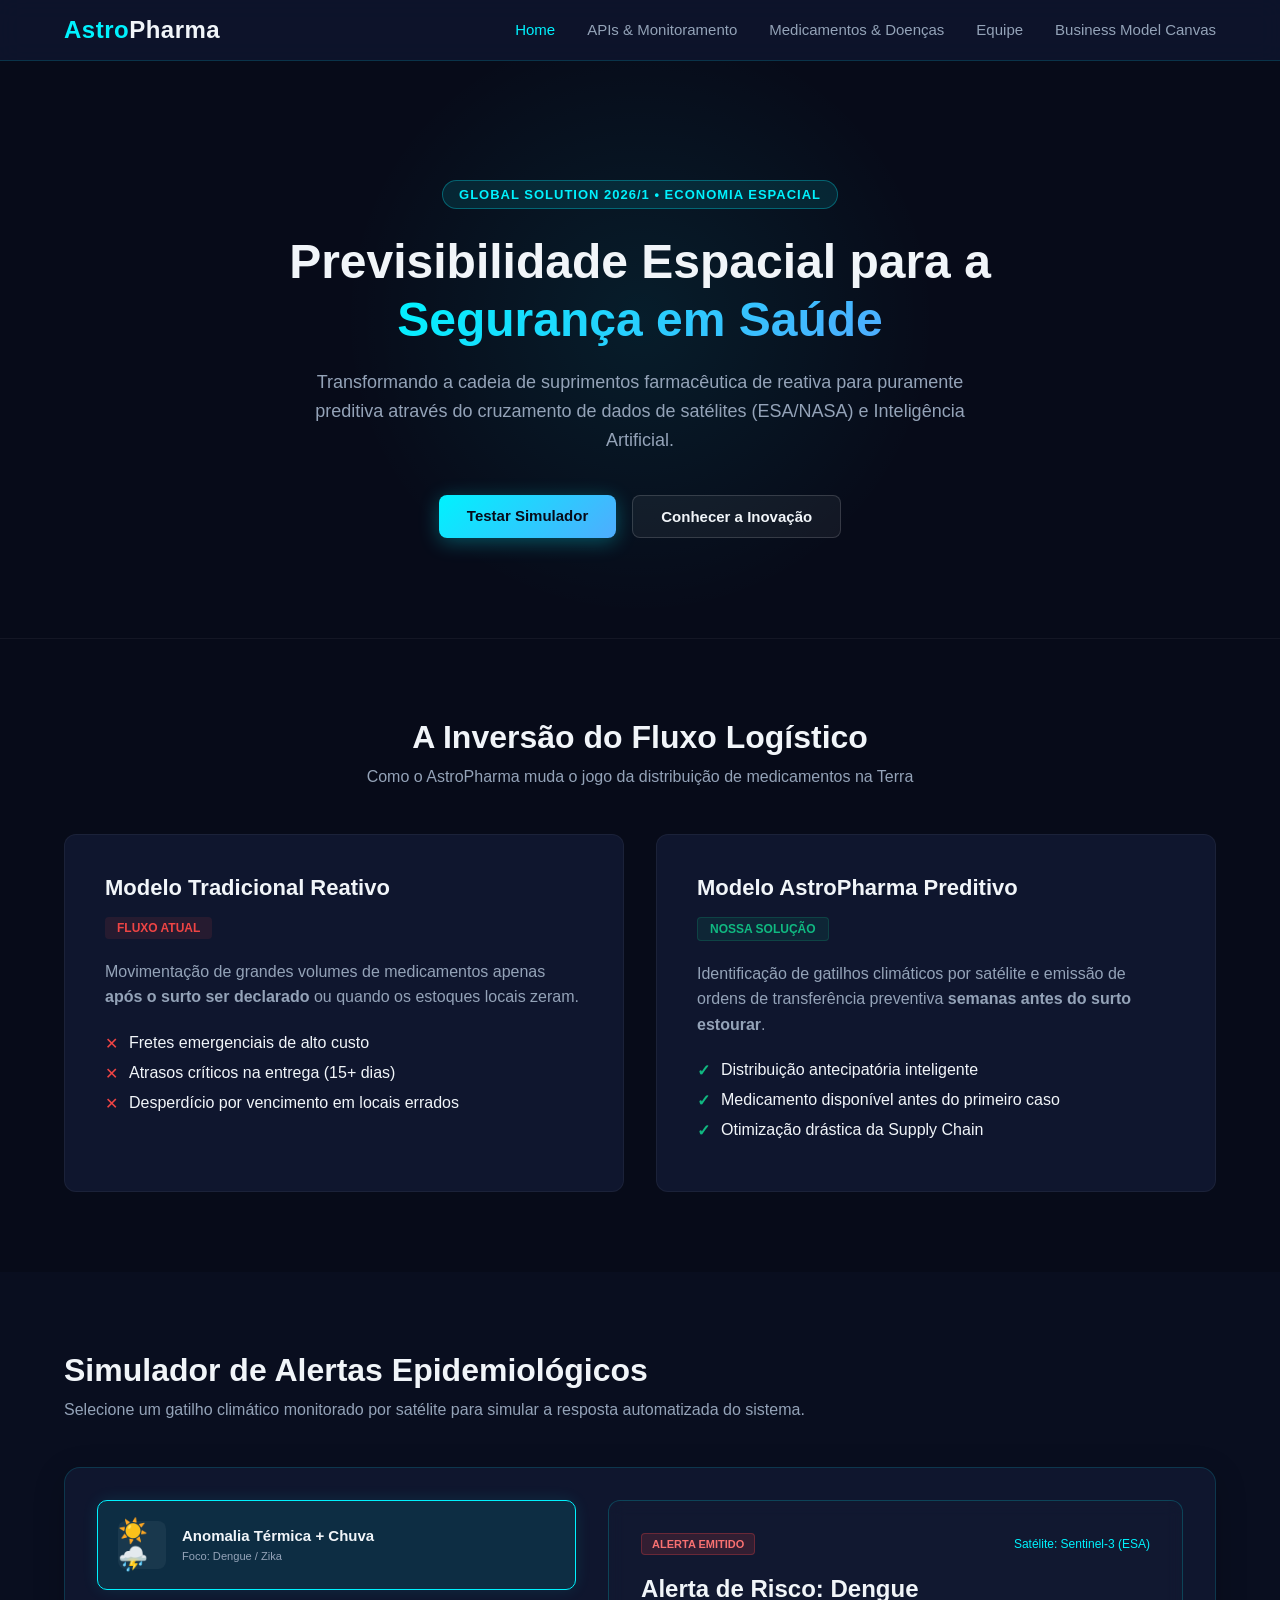
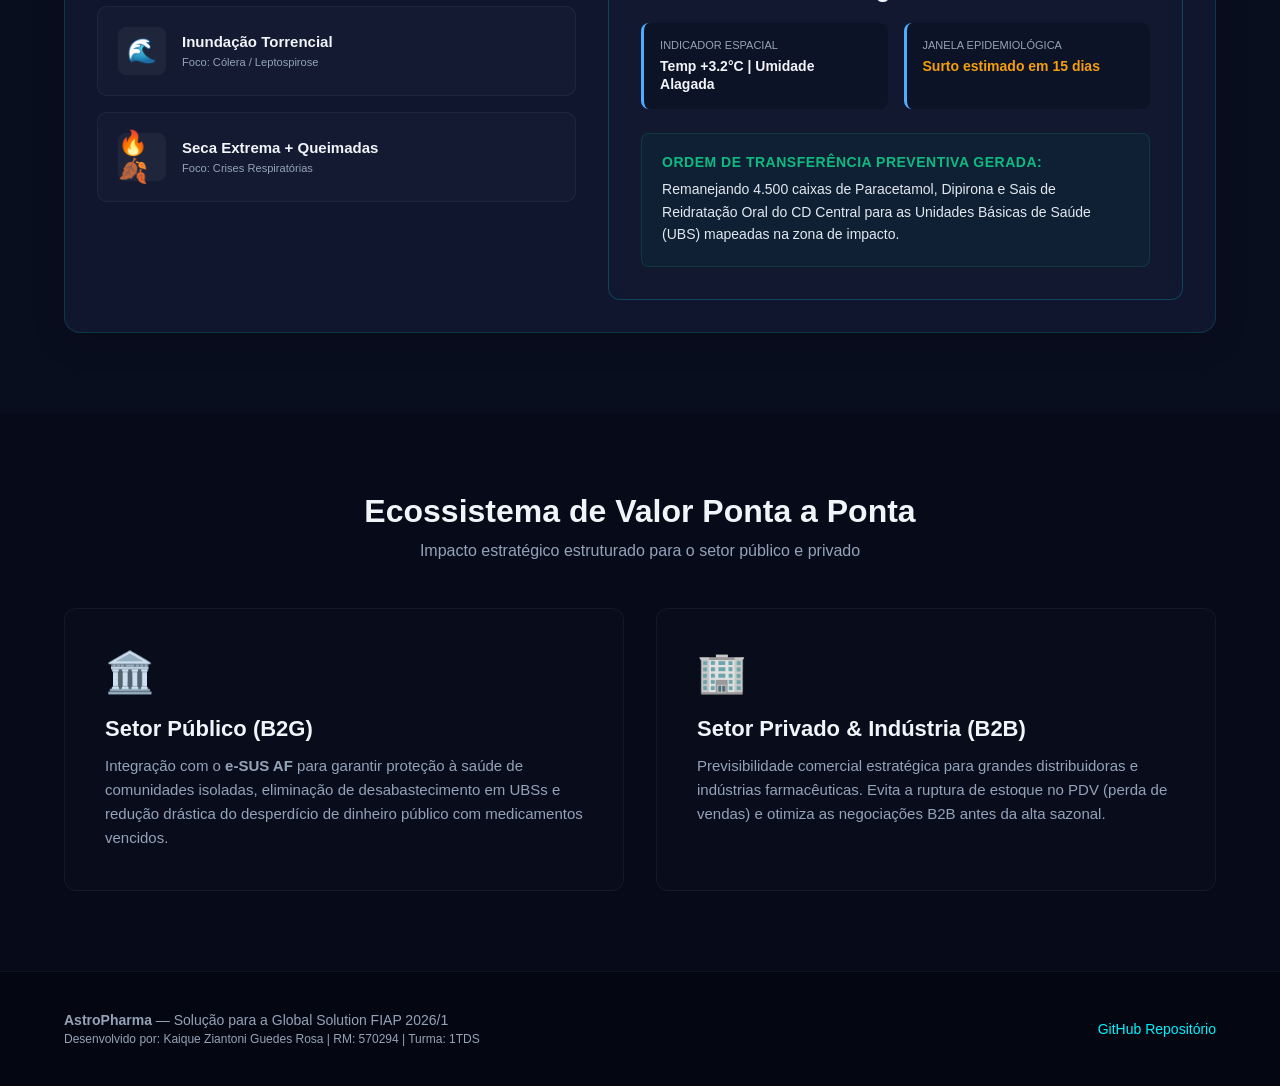
<file: index.html>
<!DOCTYPE html>
<html lang="pt-BR">
<head>
    <meta charset="UTF-8">
    <meta name="viewport" content="width=device-width, initial-scale=1.0">
    <title>AstroPharma - Logística Preditiva Espacial</title>
    <link rel="stylesheet" href="css/style.css">
</head>
<body>

    <header class="main-header">
        <div class="container header-container">
            <div class="logo">
                <span class="logo-accent">Astro</span>Pharma
            </div>
            <button class="menu-toggle" aria-label="Abrir menu">
                <span class="bar"></span>
                <span class="bar"></span>
                <span class="bar"></span>
            </button>
            <nav class="nav-menu">
                <ul>
                    <li><a href="index.html" class="active">Home</a></li>
                    <li><a href="pages/apis.html">APIs & Monitoramento</a></li>
                    <li><a href="pages/medicamentos.html">Medicamentos & Doenças</a></li>
                    <li><a href="pages/integrantes.html">Equipe</a></li>
                    <li><a href="pages/bmc.html">Business Model Canvas</a></li>
                </ul>
            </nav>
        </div>
    </header>

    <main>
        <section class="hero">
            <div class="container hero-container">
                <div class="hero-badge">Global Solution 2026/1 • Economia Espacial</div>
                <h1>Previsibilidade Espacial para a <span class="text-gradient">Segurança em Saúde</span></h1>
                <p class="hero-lead">Transformando a cadeia de suprimentos farmacêutica de reativa para puramente preditiva através do cruzamento de dados de satélites (ESA/NASA) e Inteligência Artificial.</p>
                <div class="hero-actions">
                    <a href="#simulador" class="btn btn-primary">Testar Simulador</a>
                    <a href="#inovacao" class="btn btn-secondary">Conhecer a Inovação</a>
                </div>
            </div>
            <div class="hero-bg-effect"></div>
        </section>

        <section id="inovacao" class="paradigm-section">
            <div class="container">
                <div class="section-title text-center">
                    <h2>A Inversão do Fluxo Logístico</h2>
                    <p>Como o AstroPharma muda o jogo da distribuição de medicamentos na Terra</p>
                </div>
                
                <div class="paradigm-container">
                    <div class="paradigm-card reactive">
                        <h3>Modelo Tradicional Reativo</h3>
                        <div class="status-indicator bad">Fluxo Atual</div>
                        <p>Movimentação de grandes volumes de medicamentos apenas <strong>após o surto ser declarado</strong> ou quando os estoques locais zeram.</p>
                        <ul>
                            <li>Fretes emergenciais de alto custo</li>
                            <li>Atrasos críticos na entrega (15+ dias)</li>
                            <li>Desperdício por vencimento em locais errados</li>
                        </ul>
                    </div>

                    <div class="paradigm-card predictive">
                        <h3>Modelo AstroPharma Preditivo</h3>
                        <div class="status-indicator good">Nossa Solução</div>
                        <p>Identificação de gatilhos climáticos por satélite e emissão de ordens de transferência preventiva <strong>semanas antes do surto estourar</strong>.</p>
                        <ul>
                            <li>Distribuição antecipatória inteligente</li>
                            <li>Medicamento disponível antes do primeiro caso</li>
                            <li>Otimização drástica da Supply Chain</li>
                        </ul>
                    </div>
                </div>
            </div>
        </section>

        <section id="simulador" class="simulator-section">
            <div class="container">
                <div class="section-title">
                    <h2>Simulador de Alertas Epidemiológicos</h2>
                    <p>Selecione um gatilho climático monitorado por satélite para simular a resposta automatizada do sistema.</p>
                </div>

                <div class="simulator-widget">
                    <div class="simulator-controls">
                        <button class="sim-btn active" data-target="dengue">
                            <span class="icon">☀️⛈️</span>
                            <div>
                                <strong>Anomalia Térmica + Chuva</strong>
                                <small>Foco: Dengue / Zika</small>
                            </div>
                        </button>
                        <button class="sim-btn" data-target="colera">
                            <span class="icon">🌊</span>
                            <div>
                                <strong>Inundação Torrencial</strong>
                                <small>Foco: Cólera / Leptospirose</small>
                            </div>
                        </button>
                        <button class="sim-btn" data-target="respiratorio">
                            <span class="icon">🔥🍂</span>
                            <div>
                                <strong>Seca Extrema + Queimadas</strong>
                                <small>Foco: Crises Respiratórias</small>
                            </div>
                        </button>
                    </div>

                    <div class="simulator-display">
                        <div class="display-card glass" id="sim-result">
                            <div class="display-header">
                                <span class="badge badge-alert">Alerta Emitido</span>
                                <span class="satellite-source">Satélite: Sentinel-3 (ESA)</span>
                            </div>
                            <h3 id="display-title">Alerta de Risco: Dengue</h3>
                            <div class="display-grid">
                                <div class="metric-box">
                                    <span class="metric-label">Indicador Espacial</span>
                                    <span class="metric-value" id="display-metric">Temp +3.2°C | Umidade Alagada</span>
                                </div>
                                <div class="metric-box">
                                    <span class="metric-label">Janela Epidemiológica</span>
                                    <span class="metric-value text-warning" id="display-window">Surto estimado em 15 dias</span>
                                </div>
                            </div>
                            <div class="action-box">
                                <h4>Ordem de Transferência Preventiva Gerada:</h4>
                                <p id="display-action">Remanejando 4.500 caixas de Paracetamol, Dipirona e Sais de Reidratação Oral do CD Central para as Unidades Básicas de Saúde (UBS) mapeadas na zona de impacto.</p>
                            </div>
                        </div>
                    </div>
                </div>
            </div>
        </section>

        <section class="value-section">
            <div class="container">
                <div class="section-title text-center">
                    <h2>Ecossistema de Valor Ponta a Ponta</h2>
                    <p>Impacto estratégico estruturado para o setor público e privado</p>
                </div>
                <div class="value-grid">
                    <div class="value-card glass">
                        <div class="value-icon">🏛️</div>
                        <h3>Setor Público (B2G)</h3>
                        <p>Integração com o <strong>e-SUS AF</strong> para garantir proteção à saúde de comunidades isoladas, eliminação de desabastecimento em UBSs e redução drástica do desperdício de dinheiro público com medicamentos vencidos.</p>
                    </div>
                    <div class="value-card glass">
                        <div class="value-icon">🏢</div>
                        <h3>Setor Privado & Indústria (B2B)</h3>
                        <p>Previsibilidade comercial estratégica para grandes distribuidoras e indústrias farmacêuticas. Evita a ruptura de estoque no PDV (perda de vendas) e otimiza as negociações B2B antes da alta sazonal.</p>
                    </div>
                </div>
            </div>
        </section>
    </main>

    <footer class="main-footer">
        <div class="container footer-container">
            <div class="footer-info">
                <p><strong>AstroPharma</strong> — Solução para a Global Solution FIAP 2026/1</p>
                <p class="student-credits">Desenvolvido por: Kaique Ziantoni Guedes Rosa | RM: 570294 | Turma: 1TDS</p>
            </div>
            <div class="footer-links">
                <a href="https://github.com/kaiqueziantoni" target="_blank" class="github-link">GitHub Repositório</a>
            </div>
        </div>
    </footer>

    <script src="js/script.js"></script>
</body>
</html>
</file>
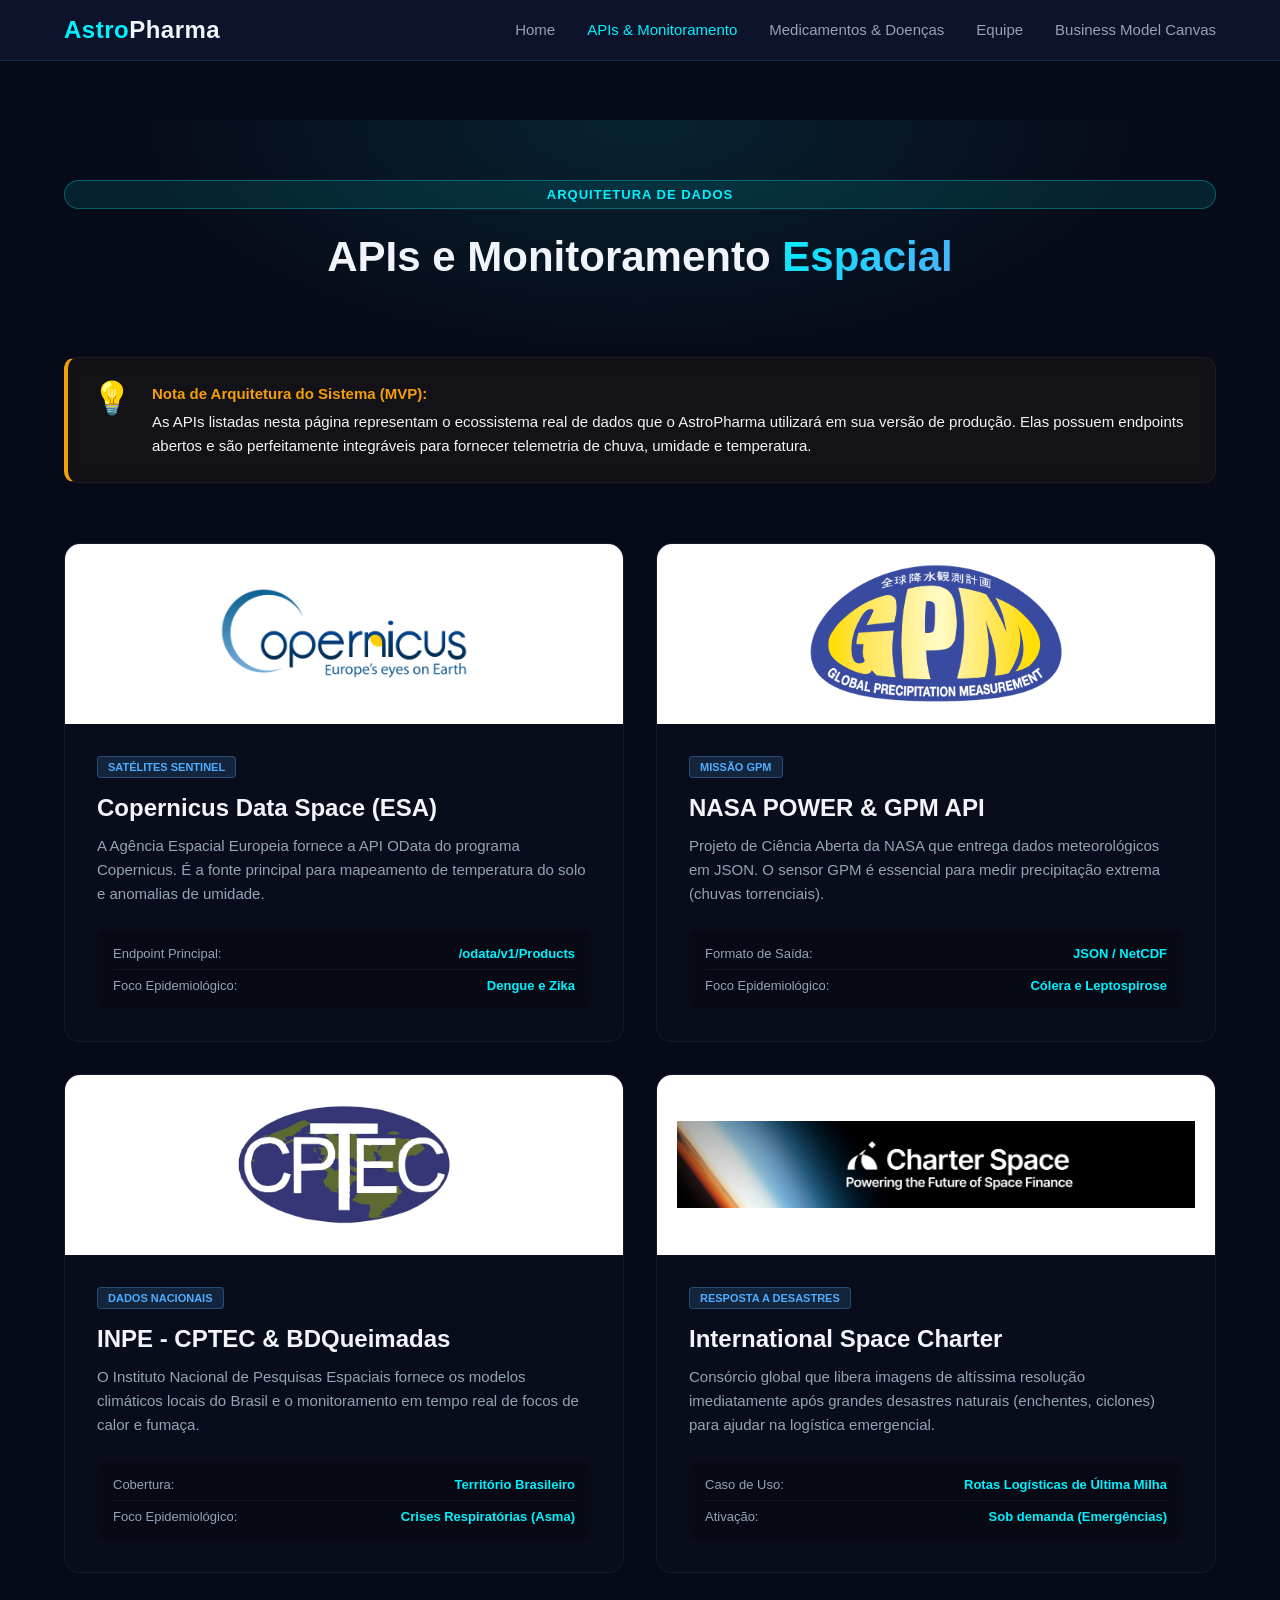
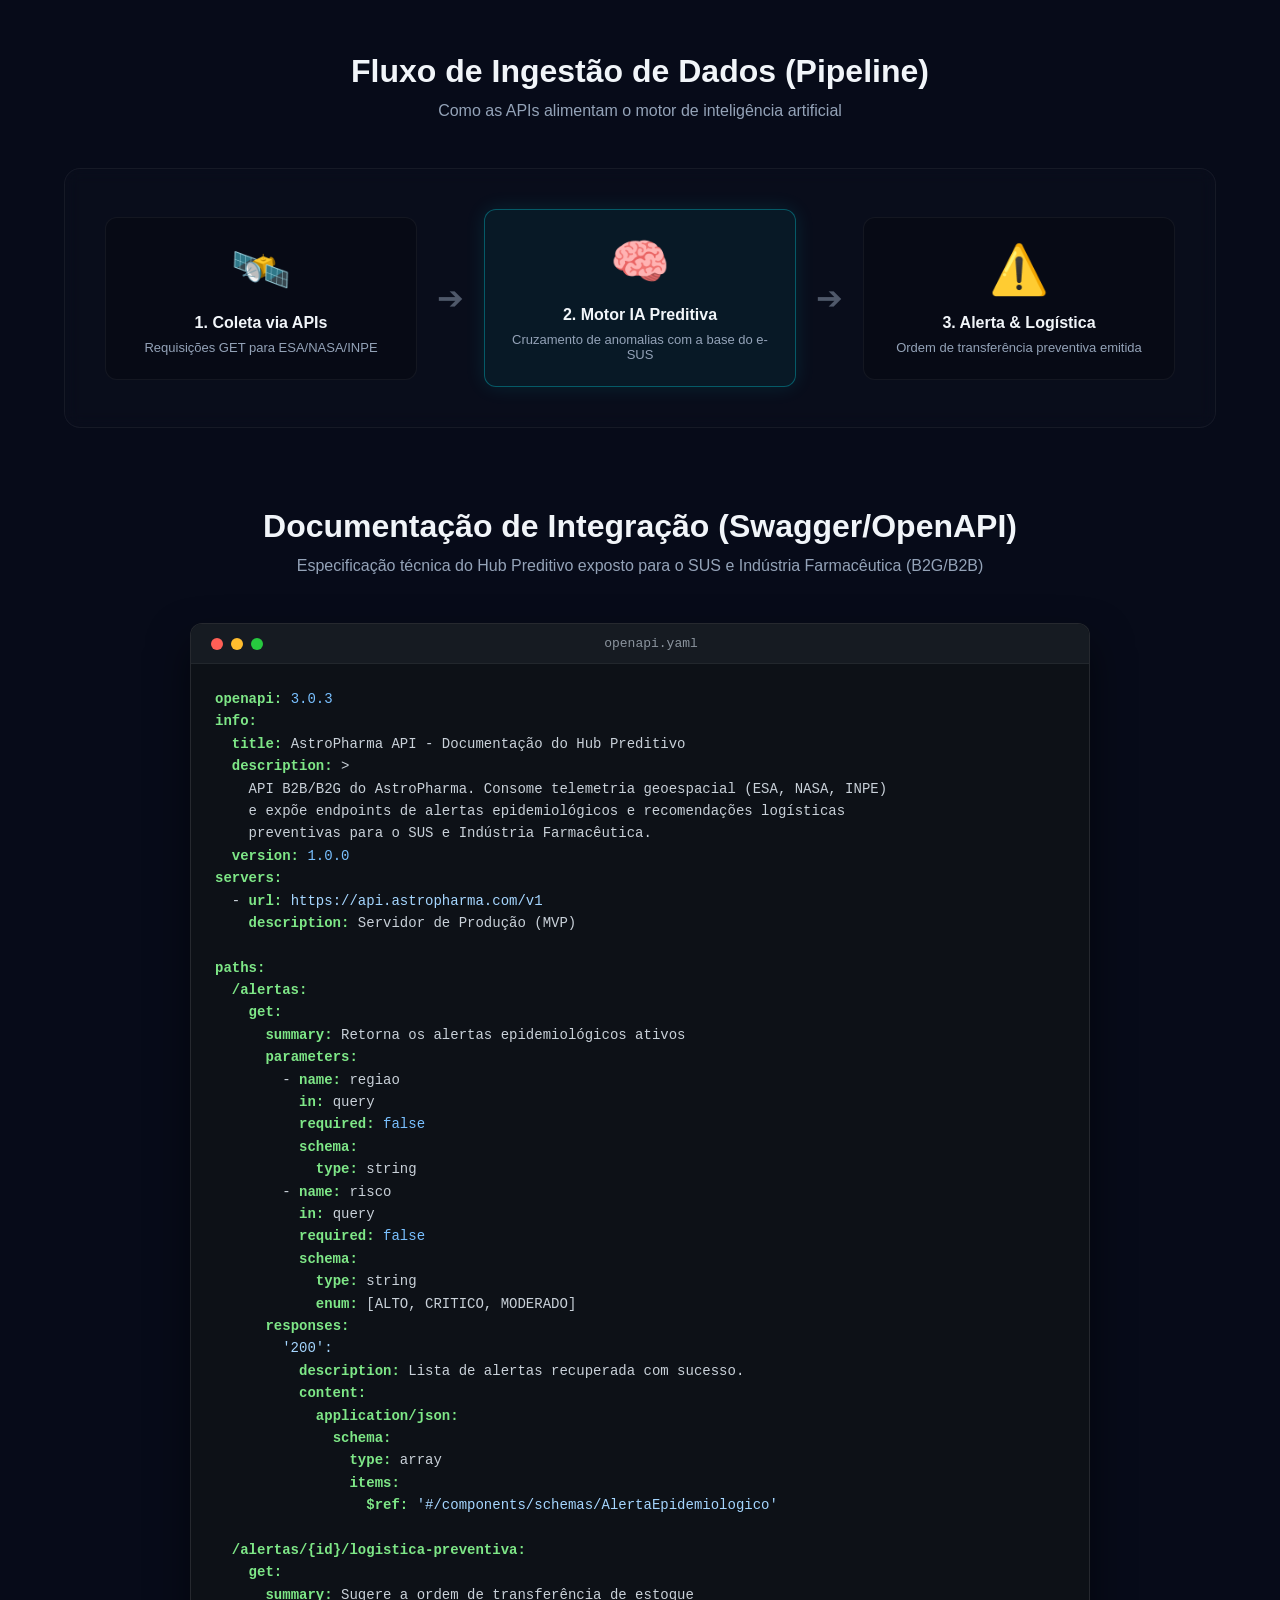
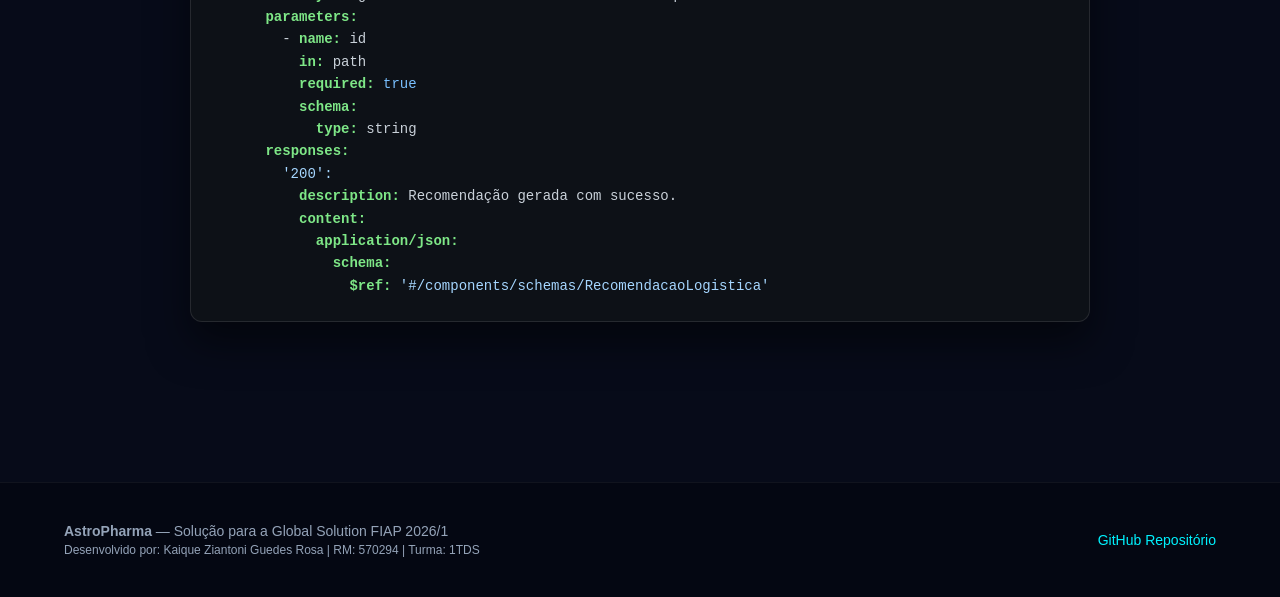
<file: pages/apis.html>
<!DOCTYPE html>
<html lang="pt-BR">
<head>
    <meta charset="UTF-8">
    <meta name="viewport" content="width=device-width, initial-scale=1.0">
    <title>AstroPharma - APIs e Monitoramento</title>
    <link rel="stylesheet" href="../css/style.css">
    <link rel="stylesheet" href="../css/apis.css">
</head>
<body>

    <header class="main-header">
        <div class="container header-container">
            <div class="logo">
                <span class="logo-accent">Astro</span>Pharma
            </div>
            <button class="menu-toggle" aria-label="Abrir menu">
                <span class="bar"></span>
                <span class="bar"></span>
                <span class="bar"></span>
            </button>
            <nav class="nav-menu">
                <ul>
                    <li><a href="../index.html">Home</a></li>
                    <li><a href="apis.html" class="active">APIs & Monitoramento</a></li>
                    <li><a href="medicamentos.html">Medicamentos & Doenças</a></li>
                    <li><a href="integrantes.html">Equipe</a></li>
                    <li><a href="bmc.html">Business Model Canvas</a></li>
                </ul>
            </nav>
        </div>
    </header>

    <main class="page-content">
        <section class="page-header">
            <div class="container text-center">
                <div class="hero-badge">Arquitetura de Dados</div>
                <h1>APIs e Monitoramento <span class="text-gradient">Espacial</span></h1>
            </div>
            <div class="header-glow"></div>
        </section>

        <section class="disclaimer-section">
            <div class="container">
                <div class="disclaimer-box glass">
                    <div class="disclaimer-icon">💡</div>
                    <div class="disclaimer-text">
                        <strong>Nota de Arquitetura do Sistema (MVP):</strong> 
                        As APIs listadas nesta página representam o ecossistema real de dados que o AstroPharma utilizará em sua versão de produção. Elas possuem endpoints abertos e são perfeitamente integráveis para fornecer telemetria de chuva, umidade e temperatura.
                    </div>
                </div>
            </div>
        </section>

        <section class="api-providers">
            <div class="container">
                <div class="api-grid">
                    
                    <div class="api-card glass">
                        <div class="api-image-placeholder">
                            <img src="../images/image.png" alt="logo Copernicus">
                        </div>
                        <div class="api-content">
                            <span class="badge badge-satellite">Satélites Sentinel</span>
                            <h3>Copernicus Data Space (ESA)</h3>
                            <p>A Agência Espacial Europeia fornece a API OData do programa Copernicus. É a fonte principal para mapeamento de temperatura do solo e anomalias de umidade.</p>
                            <div class="api-details">
                                <div class="detail-item">
                                    <span class="detail-label">Endpoint Principal:</span>
                                    <span class="detail-val">/odata/v1/Products</span>
                                </div>
                                <div class="detail-item">
                                    <span class="detail-label">Foco Epidemiológico:</span>
                                    <span class="detail-val">Dengue e Zika</span>
                                </div>
                            </div>
                        </div>
                    </div>

                    <div class="api-card glass">
                        <div class="api-image-placeholder">
                            <img src="../images/image copy.png" alt="logo NASA">
                        </div>
                        <div class="api-content">
                            <span class="badge badge-satellite">Missão GPM</span>
                            <h3>NASA POWER & GPM API</h3>
                            <p>Projeto de Ciência Aberta da NASA que entrega dados meteorológicos em JSON. O sensor GPM é essencial para medir precipitação extrema (chuvas torrenciais).</p>
                            <div class="api-details">
                                <div class="detail-item">
                                    <span class="detail-label">Formato de Saída:</span>
                                    <span class="detail-val">JSON / NetCDF</span>
                                </div>
                                <div class="detail-item">
                                    <span class="detail-label">Foco Epidemiológico:</span>
                                    <span class="detail-val">Cólera e Leptospirose</span>
                                </div>
                            </div>
                        </div>
                    </div>

                    <div class="api-card glass">
                        <div class="api-image-placeholder">
                            <img src="../images/CPTEC.png" alt="logo INPE">
                        </div>
                        <div class="api-content">
                            <span class="badge badge-satellite">Dados Nacionais</span>
                            <h3>INPE - CPTEC & BDQueimadas</h3>
                            <p>O Instituto Nacional de Pesquisas Espaciais fornece os modelos climáticos locais do Brasil e o monitoramento em tempo real de focos de calor e fumaça.</p>
                            <div class="api-details">
                                <div class="detail-item">
                                    <span class="detail-label">Cobertura:</span>
                                    <span class="detail-val">Território Brasileiro</span>
                                </div>
                                <div class="detail-item">
                                    <span class="detail-label">Foco Epidemiológico:</span>
                                    <span class="detail-val">Crises Respiratórias (Asma)</span>
                                </div>
                            </div>
                        </div>
                    </div>

                    <div class="api-card glass">
                        <div class="api-image-placeholder">
                            <img src="../images/charter.png" alt="logo Space Charter">
                        </div>
                        <div class="api-content">
                            <span class="badge badge-satellite">Resposta a Desastres</span>
                            <h3>International Space Charter</h3>
                            <p>Consórcio global que libera imagens de altíssima resolução imediatamente após grandes desastres naturais (enchentes, ciclones) para ajudar na logística emergencial.</p>
                            <div class="api-details">
                                <div class="detail-item">
                                    <span class="detail-label">Caso de Uso:</span>
                                    <span class="detail-val">Rotas Logísticas de Última Milha</span>
                                </div>
                                <div class="detail-item">
                                    <span class="detail-label">Ativação:</span>
                                    <span class="detail-val">Sob demanda (Emergências)</span>
                                </div>
                            </div>
                        </div>
                    </div>

                </div>
            </div>
        </section>

        <section class="pipeline-section">
            <div class="container">
                <div class="section-title text-center">
                    <h2>Fluxo de Ingestão de Dados (Pipeline)</h2>
                    <p>Como as APIs alimentam o motor de inteligência artificial</p>
                </div>
                
                <div class="pipeline-visual glass">
                    <div class="pipe-step">
                        <div class="pipe-icon">🛰️</div>
                        <h4>1. Coleta via APIs</h4>
                        <p>Requisições GET para ESA/NASA/INPE</p>
                    </div>
                    <div class="pipe-arrow">➔</div>
                    <div class="pipe-step highlight">
                        <div class="pipe-icon">🧠</div>
                        <h4>2. Motor IA Preditiva</h4>
                        <p>Cruzamento de anomalias com a base do e-SUS</p>
                    </div>
                    <div class="pipe-arrow">➔</div>
                    <div class="pipe-step">
                        <div class="pipe-icon">⚠️</div>
                        <h4>3. Alerta & Logística</h4>
                        <p>Ordem de transferência preventiva emitida</p>
                    </div>
                </div>
            </div>
        </section>

        <section class="swagger-section">
            <div class="container">
                <div class="section-title text-center">
                    <h2>Documentação de Integração (Swagger/OpenAPI)</h2>
                    <p>Especificação técnica do Hub Preditivo exposto para o SUS e Indústria Farmacêutica (B2G/B2B)</p>
                </div>

                <div class="terminal-window glass">
                    <div class="terminal-header">
                        <div class="mac-dots">
                            <span class="dot red"></span>
                            <span class="dot yellow"></span>
                            <span class="dot green"></span>
                        </div>
                        <div class="terminal-title">openapi.yaml</div>
                    </div>
                    <div class="terminal-body">
<pre><code><span class="yaml-key">openapi:</span> <span class="yaml-val">3.0.3</span>
<span class="yaml-key">info:</span>
  <span class="yaml-key">title:</span> AstroPharma API - Documentação do Hub Preditivo
  <span class="yaml-key">description:</span> >
    API B2B/B2G do AstroPharma. Consome telemetria geoespacial (ESA, NASA, INPE) 
    e expõe endpoints de alertas epidemiológicos e recomendações logísticas 
    preventivas para o SUS e Indústria Farmacêutica.
  <span class="yaml-key">version:</span> <span class="yaml-val">1.0.0</span>
<span class="yaml-key">servers:</span>
  - <span class="yaml-key">url:</span> <span class="yaml-str">https://api.astropharma.com/v1</span>
    <span class="yaml-key">description:</span> Servidor de Produção (MVP)

<span class="yaml-key">paths:</span>
  <span class="yaml-key">/alertas:</span>
    <span class="yaml-key">get:</span>
      <span class="yaml-key">summary:</span> Retorna os alertas epidemiológicos ativos
      <span class="yaml-key">parameters:</span>
        - <span class="yaml-key">name:</span> regiao
          <span class="yaml-key">in:</span> query
          <span class="yaml-key">required:</span> <span class="yaml-val">false</span>
          <span class="yaml-key">schema:</span>
            <span class="yaml-key">type:</span> string
        - <span class="yaml-key">name:</span> risco
          <span class="yaml-key">in:</span> query
          <span class="yaml-key">required:</span> <span class="yaml-val">false</span>
          <span class="yaml-key">schema:</span>
            <span class="yaml-key">type:</span> string
            <span class="yaml-key">enum:</span> [ALTO, CRITICO, MODERADO]
      <span class="yaml-key">responses:</span>
        <span class="yaml-str">'200':</span>
          <span class="yaml-key">description:</span> Lista de alertas recuperada com sucesso.
          <span class="yaml-key">content:</span>
            <span class="yaml-key">application/json:</span>
              <span class="yaml-key">schema:</span>
                <span class="yaml-key">type:</span> array
                <span class="yaml-key">items:</span>
                  <span class="yaml-key">$ref:</span> <span class="yaml-str">'#/components/schemas/AlertaEpidemiologico'</span>

  <span class="yaml-key">/alertas/{id}/logistica-preventiva:</span>
    <span class="yaml-key">get:</span>
      <span class="yaml-key">summary:</span> Sugere a ordem de transferência de estoque
      <span class="yaml-key">parameters:</span>
        - <span class="yaml-key">name:</span> id
          <span class="yaml-key">in:</span> path
          <span class="yaml-key">required:</span> <span class="yaml-val">true</span>
          <span class="yaml-key">schema:</span>
            <span class="yaml-key">type:</span> string
      <span class="yaml-key">responses:</span>
        <span class="yaml-str">'200':</span>
          <span class="yaml-key">description:</span> Recomendação gerada com sucesso.
          <span class="yaml-key">content:</span>
            <span class="yaml-key">application/json:</span>
              <span class="yaml-key">schema:</span>
                <span class="yaml-key">$ref:</span> <span class="yaml-str">'#/components/schemas/RecomendacaoLogistica'</span></code></pre>
                    </div>
                </div>
            </div>
        </section>
    </main>

    <footer class="main-footer">
        <div class="container footer-container">
            <div class="footer-info">
                <p><strong>AstroPharma</strong> — Solução para a Global Solution FIAP 2026/1</p>
                <p class="student-credits">Desenvolvido por: Kaique Ziantoni Guedes Rosa | RM: 570294 | Turma: 1TDS</p>
            </div>
            <div class="footer-links">
                <a href="https://github.com/kaiqueziantoni" target="_blank" class="github-link">GitHub Repositório</a>
            </div>
        </div>
    </footer>

    <script src="/js/script.js"></script>
</body>
</html>
</file>
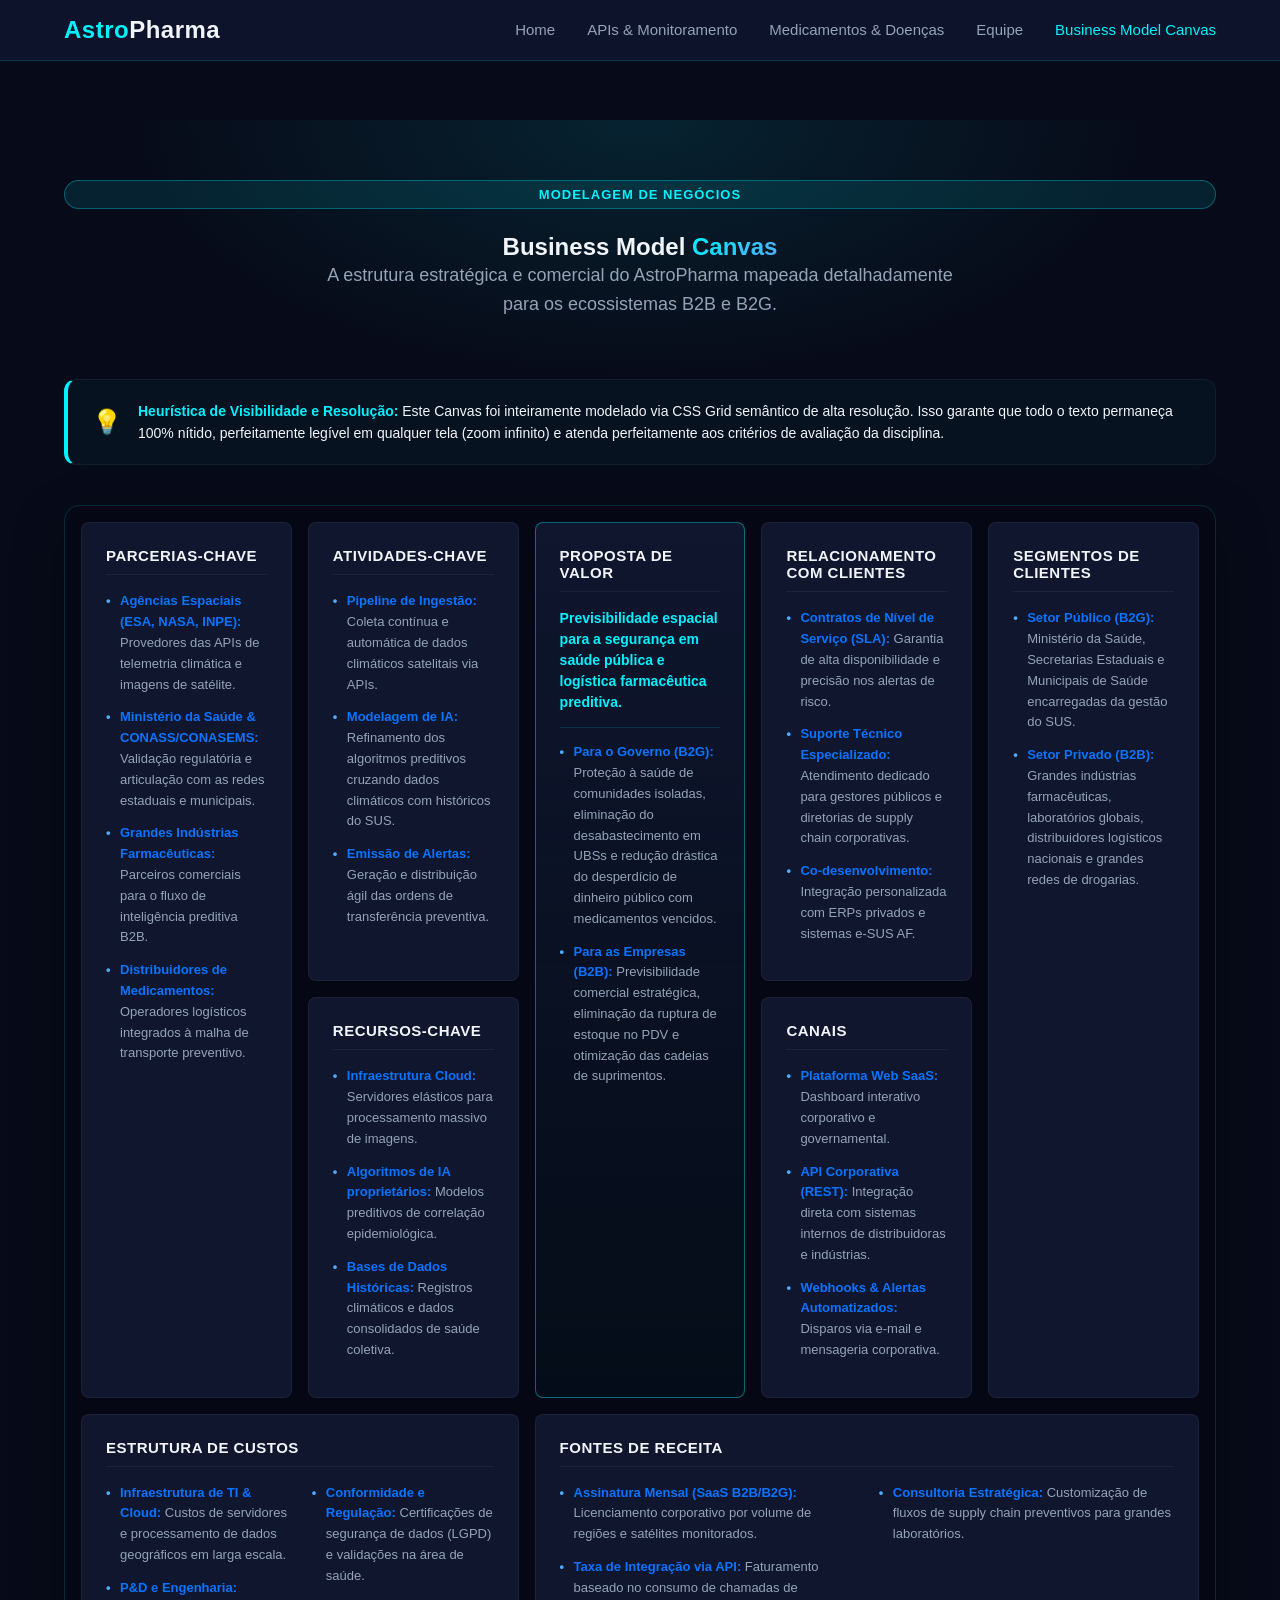
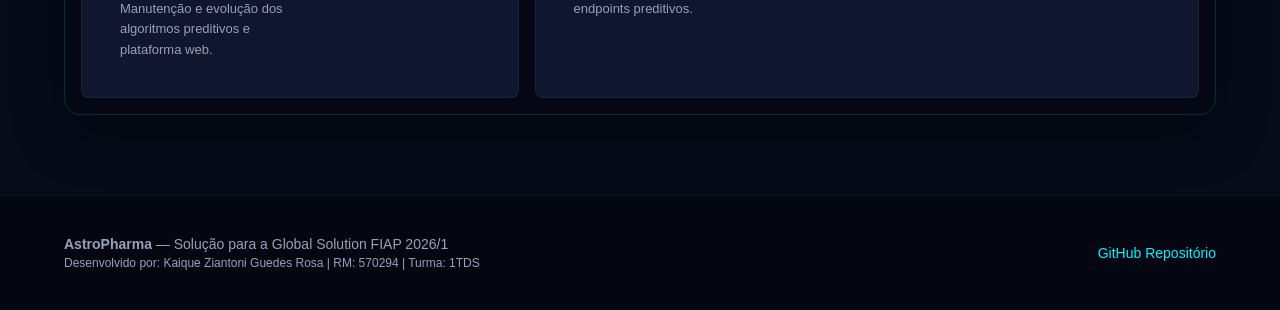
<file: pages/bmc.html>
<!DOCTYPE html>
<html lang="pt-BR">
<head>
    <meta charset="UTF-8">
    <meta name="viewport" content="width=device-width, initial-scale=1.0">
    <title>AstroPharma - Business Model Canvas</title>
    <link rel="stylesheet" href="../css/style.css">
    <link rel="stylesheet" href="../css/bmc.css">
</head>
<body>

    <header class="main-header">
        <div class="container header-container">
            <div class="logo">
                <span class="logo-accent">Astro</span>Pharma
            </div>
            <button class="menu-toggle" aria-label="Abrir menu">
                <span class="bar"></span>
                <span class="bar"></span>
                <span class="bar"></span>
            </button>
            <nav class="nav-menu">
                <ul>
                    <li><a href="../index.html">Home</a></li>
                    <li><a href="apis.html">APIs & Monitoramento</a></li>
                    <li><a href="medicamentos.html">Medicamentos & Doenças</a></li>
                    <li><a href="integrantes.html">Equipe</a></li>
                    <li><a href="bmc.html" class="active">Business Model Canvas</a></li>
                </ul>
            </nav>
        </div>
    </header>

    <main class="page-content">
        <section class="page-header">
            <div class="container text-center">
                <div class="hero-badge">Modelagem de Negócios</div>
                <h1>Business Model <span class="text-gradient">Canvas</span></h1>
                <p class="hero-lead">A estrutura estratégica e comercial do AstroPharma mapeada detalhadamente para os ecossistemas B2B e B2G.</p>
            </div>
            <div class="header-glow"></div>
        </section>

        <section class="bmc-section">
            <div class="container">
                <div class="bmc-disclaimer glass">
                    <span>💡</span>
                    <p><strong>Heurística de Visibilidade e Resolução:</strong> Este Canvas foi inteiramente modelado via CSS Grid semântico de alta resolução. Isso garante que todo o texto permaneça 100% nítido, perfeitamente legível em qualquer tela (zoom infinito) e atenda perfeitamente aos critérios de avaliação da disciplina.</p>
                </div>

                <div class="canvas-container">
                    
                    <div class="canvas-block block-parcerias">
                        <div class="block-header">
                            <h3>Parcerias-Chave</h3>
                        </div>
                        <div class="block-content">
                            <ul>
                                <li><strong>Agências Espaciais (ESA, NASA, INPE):</strong> Provedores das APIs de telemetria climática e imagens de satélite.</li>
                                <li><strong>Ministério da Saúde & CONASS/CONASEMS:</strong> Validação regulatória e articulação com as redes estaduais e municipais.</li>
                                <li><strong>Grandes Indústrias Farmacêuticas:</strong> Parceiros comerciais para o fluxo de inteligência preditiva B2B.</li>
                                <li><strong>Distribuidores de Medicamentos:</strong> Operadores logísticos integrados à malha de transporte preventivo.</li>
                            </ul>
                        </div>
                    </div>

                    <div class="canvas-block block-atividades">
                        <div class="block-header">
                            <h3>Atividades-Chave</h3>
                        </div>
                        <div class="block-content">
                            <ul>
                                <li><strong>Pipeline de Ingestão:</strong> Coleta contínua e automática de dados climáticos satelitais via APIs.</li>
                                <li><strong>Modelagem de IA:</strong> Refinamento dos algoritmos preditivos cruzando dados climáticos com históricos do SUS.</li>
                                <li><strong>Emissão de Alertas:</strong> Geração e distribuição ágil das ordens de transferência preventiva.</li>
                            </ul>
                        </div>
                    </div>

                    <div class="canvas-block block-recursos">
                        <div class="block-header">
                            <h3>Recursos-Chave</h3>
                        </div>
                        <div class="block-content">
                            <ul>
                                <li><strong>Infraestrutura Cloud:</strong> Servidores elásticos para processamento massivo de imagens.</li>
                                <li><strong>Algoritmos de IA proprietários:</strong> Modelos preditivos de correlação epidemiológica.</li>
                                <li><strong>Bases de Dados Históricas:</strong> Registros climáticos e dados consolidados de saúde coletiva.</li>
                            </ul>
                        </div>
                    </div>

                    <div class="canvas-block block-proposta highlight-border">
                        <div class="block-header">
                            <h3>Proposta de Valor</h3>
                        </div>
                        <div class="block-content">
                            <p class="main-prop"><strong>Previsibilidade espacial para a segurança em saúde pública e logística farmacêutica preditiva.</strong></p>
                            <hr class="block-divider">
                            <ul>
                                <li><strong>Para o Governo (B2G):</strong> Proteção à saúde de comunidades isoladas, eliminação do desabastecimento em UBSs e redução drástica do desperdício de dinheiro público com medicamentos vencidos.</li>
                                <li><strong>Para as Empresas (B2B):</strong> Previsibilidade comercial estratégica, eliminação da ruptura de estoque no PDV e otimização das cadeias de suprimentos.</li>
                            </ul>
                        </div>
                    </div>

                    <div class="canvas-block block-relacionamento">
                        <div class="block-header">
                            <h3>Relacionamento com Clientes</h3>
                        </div>
                        <div class="block-content">
                            <ul>
                                <li><strong>Contratos de Nível de Serviço (SLA):</strong> Garantia de alta disponibilidade e precisão nos alertas de risco.</li>
                                <li><strong>Suporte Técnico Especializado:</strong> Atendimento dedicado para gestores públicos e diretorias de supply chain corporativas.</li>
                                <li><strong>Co-desenvolvimento:</strong> Integração personalizada com ERPs privados e sistemas e-SUS AF.</li>
                            </ul>
                        </div>
                    </div>

                    <div class="canvas-block block-canais">
                        <div class="block-header">
                            <h3>Canais</h3>
                        </div>
                        <div class="block-content">
                            <ul>
                                <li><strong>Plataforma Web SaaS:</strong> Dashboard interativo corporativo e governamental.</li>
                                <li><strong>API Corporativa (REST):</strong> Integração direta com sistemas internos de distribuidoras e indústrias.</li>
                                <li><strong>Webhooks & Alertas Automatizados:</strong> Disparos via e-mail e mensageria corporativa.</li>
                            </ul>
                        </div>
                    </div>

                    <div class="canvas-block block-segmentos">
                        <div class="block-header">
                            <h3>Segmentos de Clientes</h3>
                        </div>
                        <div class="block-content">
                            <ul>
                                <li><strong>Setor Público (B2G):</strong> Ministério da Saúde, Secretarias Estaduais e Municipais de Saúde encarregadas da gestão do SUS.</li>
                                <li><strong>Setor Privado (B2B):</strong> Grandes indústrias farmacêuticas, laboratórios globais, distribuidores logísticos nacionais e grandes redes de drogarias.</li>
                            </ul>
                        </div>
                    </div>

                    <div class="canvas-block block-custos">
                        <div class="block-header">
                            <h3>Estrutura de Custos</h3>
                        </div>
                        <div class="block-content grid-2-col">
                            <ul>
                                <li><strong>Infraestrutura de TI & Cloud:</strong> Custos de servidores e processamento de dados geográficos em larga escala.</li>
                                <li><strong>P&D e Engenharia:</strong> Manutenção e evolução dos algoritmos preditivos e plataforma web.</li>
                            </ul>
                            <ul>
                                <li><strong>Conformidade e Regulação:</strong> Certificações de segurança de dados (LGPD) e validações na área de saúde.</li>
                            </ul>
                        </div>
                    </div>

                    <div class="canvas-block block-receita">
                        <div class="block-header">
                            <h3>Fontes de Receita</h3>
                        </div>
                        <div class="block-content grid-2-col">
                            <ul>
                                <li><strong>Assinatura Mensal (SaaS B2B/B2G):</strong> Licenciamento corporativo por volume de regiões e satélites monitorados.</li>
                                <li><strong>Taxa de Integração via API:</strong> Faturamento baseado no consumo de chamadas de endpoints preditivos.</li>
                            </ul>
                            <ul>
                                <li><strong>Consultoria Estratégica:</strong> Customização de fluxos de supply chain preventivos para grandes laboratórios.</li>
                            </ul>
                        </div>
                    </div>

                </div>
            </div>
        </section>
    </main>

    <footer class="main-footer">
        <div class="container footer-container">
            <div class="footer-info">
                <p><strong>AstroPharma</strong> — Solução para a Global Solution FIAP 2026/1</p>
                <p class="student-credits">Desenvolvido por: Kaique Ziantoni Guedes Rosa | RM: 570294 | Turma: 1TDS</p>
            </div>
            <div class="footer-links">
                <a href="https://github.com/KaiqueZiantoni" target="_blank" class="github-link">GitHub Repositório</a>
            </div>
        </div>
    </footer>

    <script src="/js/script.js"></script>
</body>
</html>
</file>
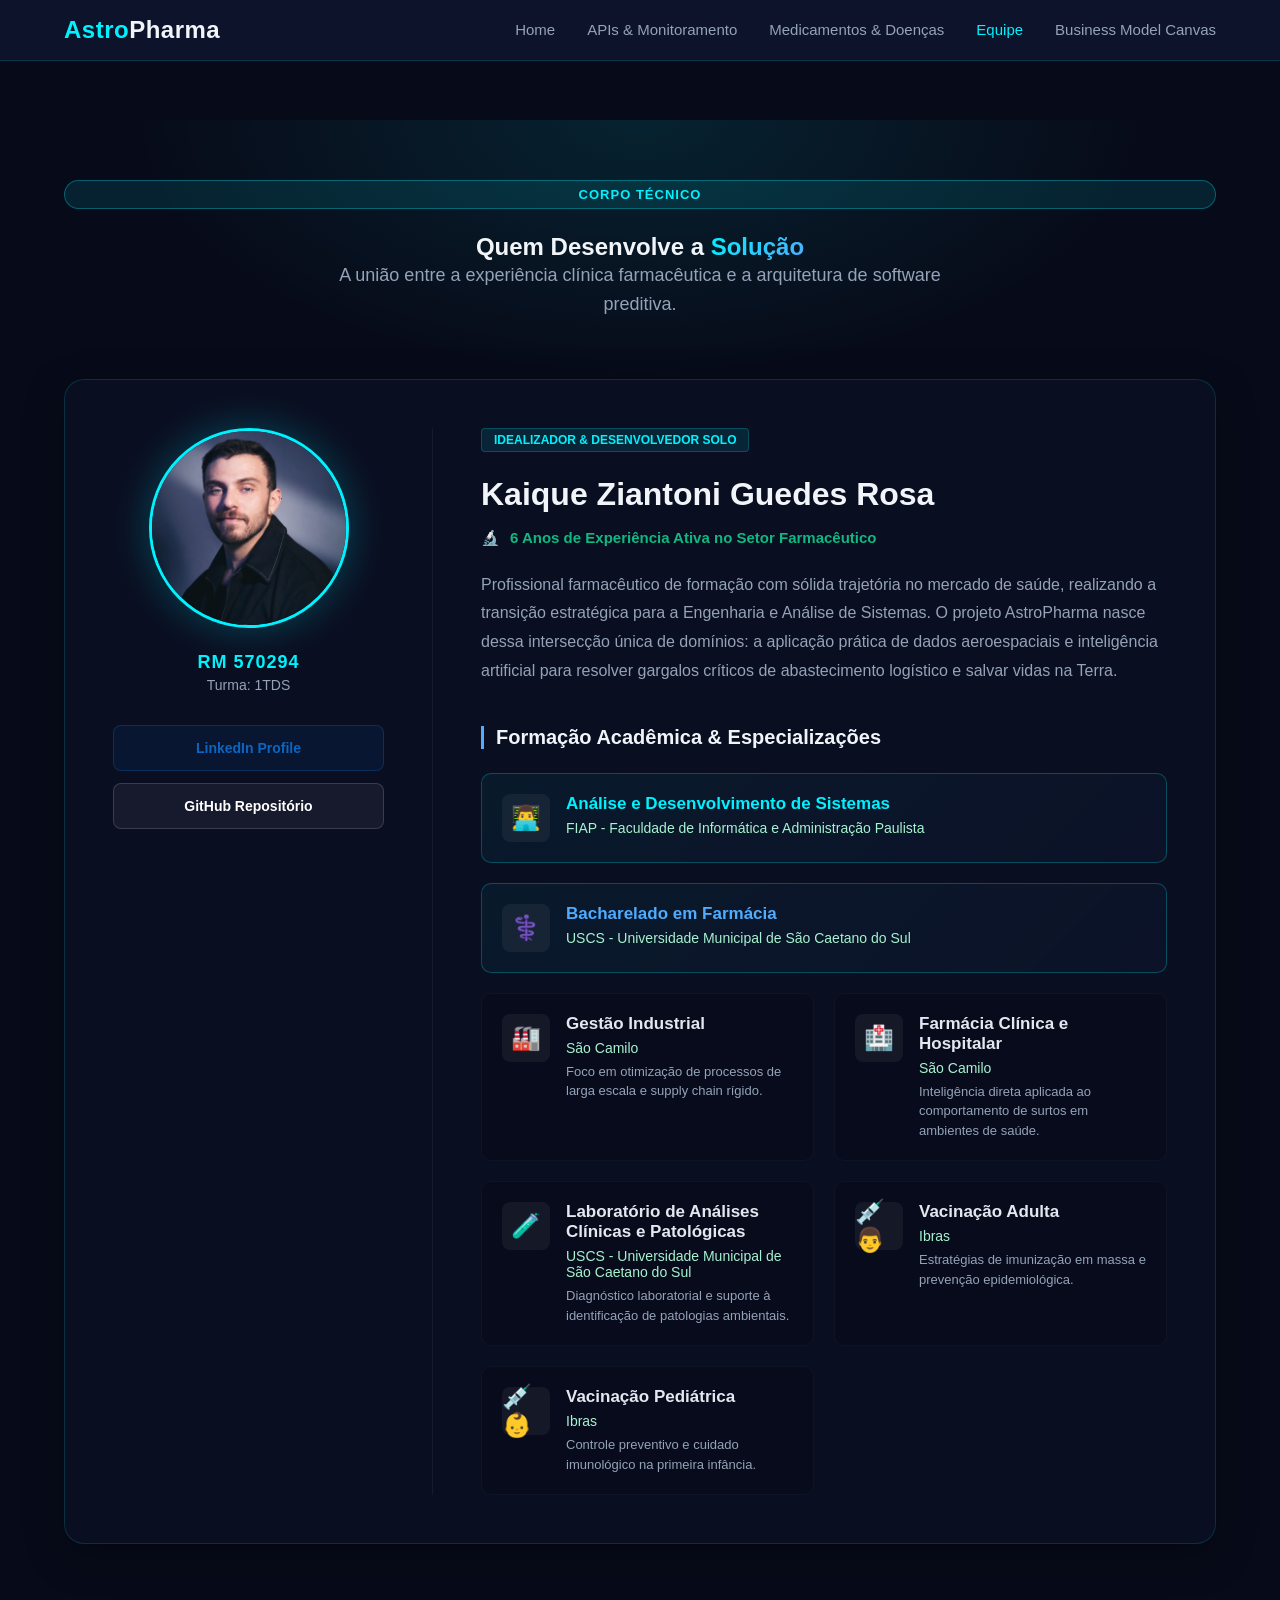
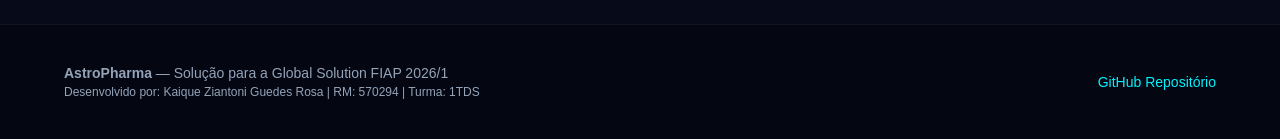
<file: pages/integrantes.html>
<!DOCTYPE html>
<html lang="pt-BR">
<head>
    <meta charset="UTF-8">
    <meta name="viewport" content="width=device-width, initial-scale=1.0">
    <title>AstroPharma - Equipe</title>
    <link rel="stylesheet" href="../css/style.css">
    <link rel="stylesheet" href="../css/integrantes.css">
</head>
<body>

    <header class="main-header">
        <div class="container header-container">
            <div class="logo">
                <span class="logo-accent">Astro</span>Pharma
            </div>
            <button class="menu-toggle" aria-label="Abrir menu">
                <span class="bar"></span>
                <span class="bar"></span>
                <span class="bar"></span>
            </button>
            <nav class="nav-menu">
                <ul>
                    <li><a href="../index.html">Home</a></li>
                    <li><a href="apis.html">APIs & Monitoramento</a></li>
                    <li><a href="medicamentos.html">Medicamentos & Doenças</a></li>
                    <li><a href="integrantes.html" class="active">Equipe</a></li>
                    <li><a href="bmc.html">Business Model Canvas</a></li>
                </ul>
            </nav>
        </div>
    </header>

    <main class="page-content">
        <section class="page-header">
            <div class="container text-center">
                <div class="hero-badge">Corpo Técnico</div>
                <h1>Quem Desenvolve a <span class="text-gradient">Solução</span></h1>
                <p class="hero-lead">A união entre a experiência clínica farmacêutica e a arquitetura de software preditiva.</p>
            </div>
            <div class="header-glow"></div>
        </section>

        <section class="team-section">
            <div class="container">
                <div class="profile-card glass">
                    
                    <div class="profile-sidebar">
                        <div class="profile-avatar-container">
                            <img src="../images/foto-perfil.jpeg" alt="Foto de Kaique Ziantoni" class="profile-img">
                            <div class="avatar-glow"></div>
                        </div>
                        <div class="academic-info">
                            <p class="rm-tag">RM 570294</p>
                            <p class="class-tag">Turma: 1TDS</p>
                        </div>
                        <div class="profile-socials">
                            <a href="https://linkedin.com/in/kaiqueziantoni/" target="_blank" class="social-btn linkedin">
                                <span>LinkedIn Profile</span>
                            </a>
                            <a href="https://github.com/KaiqueZiantoni" target="_blank" class="social-btn github">
                                <span>GitHub Repositório</span>
                            </a>
                        </div>
                    </div>

                    <div class="profile-bio">
                        <span class="role-badge">Idealizador & Desenvolvedor Solo</span>
                        <h2>Kaique Ziantoni Guedes Rosa</h2>
                        
                        <div class="experience-badge">
                            <span class="icon">🔬</span> <strong>6 Anos de Experiência Ativa no Setor Farmacêutico</strong>
                        </div>

                        <p class="bio-text">
                            Profissional farmacêutico de formação com sólida trajetória no mercado de saúde, realizando a transição estratégica para a Engenharia e Análise de Sistemas. O projeto AstroPharma nasce dessa intersecção única de domínios: a aplicação prática de dados aeroespaciais e inteligência artificial para resolver gargalos críticos de abastecimento logístico e salvar vidas na Terra.
                        </p>

                        <div class="formations-container">
                            <h3>Formação Acadêmica & Especializações</h3>
                            <div class="formations-grid">
                                
                                <div class="formation-item grad-card tech">
                                    <div class="f-icon">👨‍💻</div>
                                    <div>
                                        <h4>Análise e Desenvolvimento de Sistemas</h4>
                                        <p class="institution">FIAP - Faculdade de Informática e Administração Paulista</p>
                                    </div>
                                </div>

                                <div class="formation-item grad-card pharma">
                                    <div class="f-icon">⚕️</div>
                                    <div>
                                        <h4>Bacharelado em Farmácia</h4>
                                        <p class="institution">USCS - Universidade Municipal de São Caetano do Sul</p>
                                    </div>
                                </div>
                                
                                <div class="formation-item">
                                    <div class="f-icon">🏭</div>
                                    <div>
                                        <h4>Gestão Industrial</h4>
                                        <p class="institution">São Camilo</p>
                                        <p>Foco em otimização de processos de larga escala e supply chain rígido.</p>
                                    </div>
                                </div>

                                <div class="formation-item">
                                    <div class="f-icon">🏥</div>
                                    <div>
                                        <h4>Farmácia Clínica e Hospitalar</h4>
                                        <p class="institution">São Camilo</p>
                                        <p>Inteligência direta aplicada ao comportamento de surtos em ambientes de saúde.</p>
                                    </div>
                                </div>

                                <div class="formation-item">
                                    <div class="f-icon">🧪</div>
                                    <div>
                                        <h4>Laboratório de Análises Clínicas e Patológicas</h4>
                                        <p class="institution">USCS - Universidade Municipal de São Caetano do Sul</p>
                                        <p>Diagnóstico laboratorial e suporte à identificação de patologias ambientais.</p>
                                    </div>
                                </div>

                                <div class="formation-item">
                                    <div class="f-icon">💉👨</div>
                                    <div>
                                        <h4>Vacinação Adulta</h4>
                                        <p class="institution">Ibras</p>
                                        <p>Estratégias de imunização em massa e prevenção epidemiológica.</p>
                                    </div>
                                </div>

                                <div class="formation-item">
                                    <div class="f-icon">💉👶</div>
                                    <div>
                                        <h4>Vacinação Pediátrica</h4>
                                        <p class="institution">Ibras</p>
                                        <p>Controle preventivo e cuidado imunológico na primeira infância.</p>
                                    </div>
                                </div>

                            </div>
                        </div>

                    </div>
                </div>
            </div>
        </section>
    </main>

    <footer class="main-footer">
        <div class="container footer-container">
            <div class="footer-info">
                <p><strong>AstroPharma</strong> — Solução para a Global Solution FIAP 2026/1</p>
                <p class="student-credits">Desenvolvido por: Kaique Ziantoni Guedes Rosa | RM: 570294 | Turma: 1TDS</p>
            </div>
            <div class="footer-links">
                <a href="https://github.com/KaiqueZiantoni" target="_blank" class="github-link">GitHub Repositório</a>
            </div>
        </div>
    </footer>

    <script src="/js/script.js"></script>
</body>
</html>
</file>
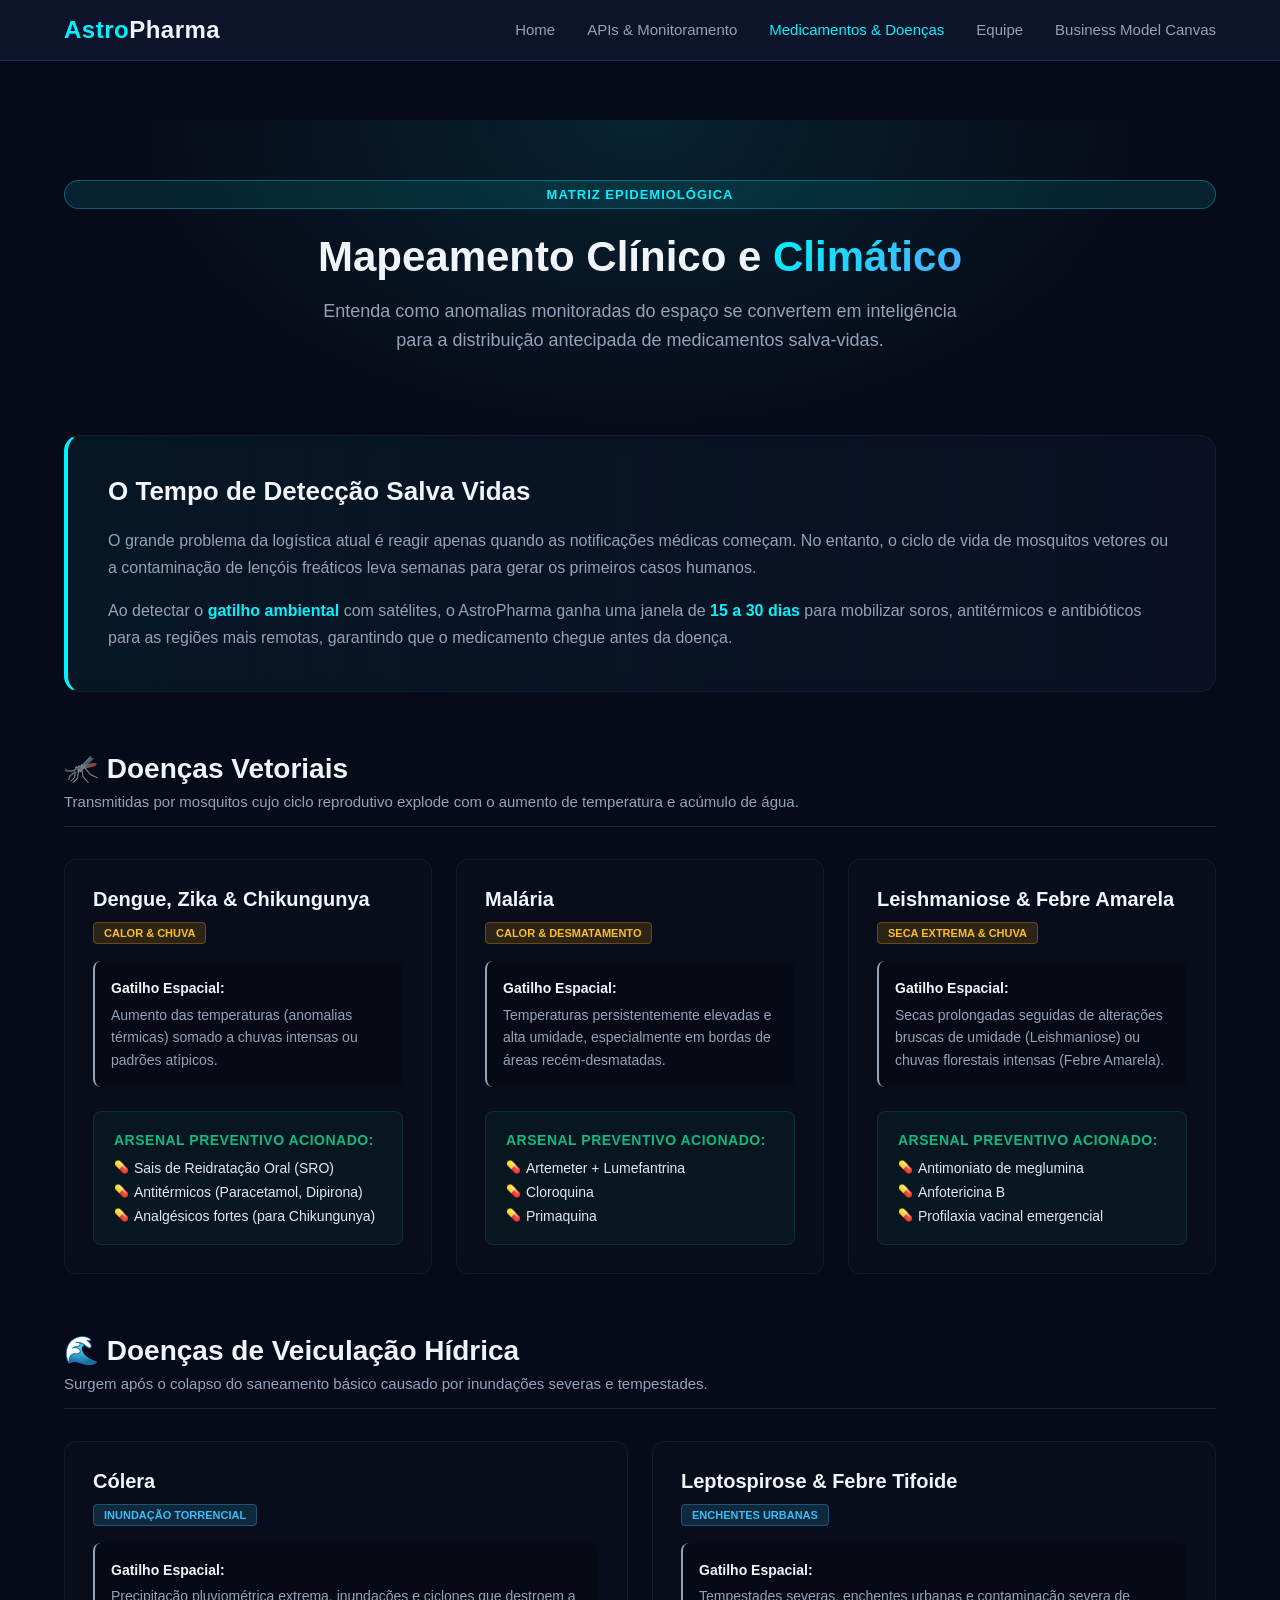
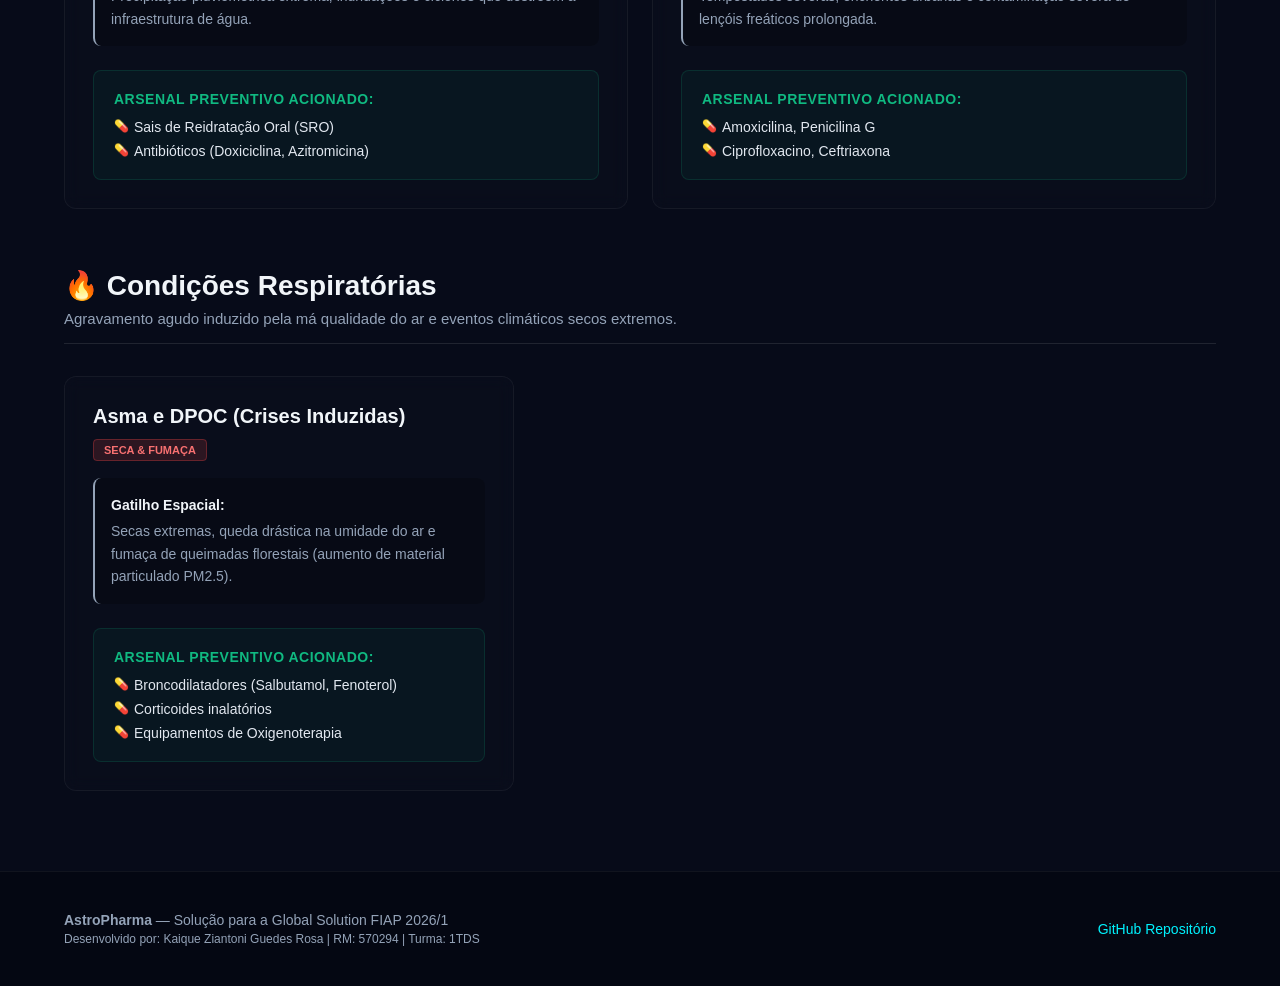
<file: pages/medicamentos.html>
<!DOCTYPE html>
<html lang="pt-BR">
<head>
    <meta charset="UTF-8">
    <meta name="viewport" content="width=device-width, initial-scale=1.0">
    <title>AstroPharma - Medicamentos e Doenças</title>
    <link rel="stylesheet" href="../css/style.css">
    <link rel="stylesheet" href="../css/medicamentos.css">
</head>
<body>

    <header class="main-header">
        <div class="container header-container">
            <div class="logo">
                <span class="logo-accent">Astro</span>Pharma
            </div>
            <button class="menu-toggle" aria-label="Abrir menu">
                <span class="bar"></span>
                <span class="bar"></span>
                <span class="bar"></span>
            </button>
            <nav class="nav-menu">
                <ul>
                    <li><a href="../index.html">Home</a></li>
                    <li><a href="apis.html">APIs & Monitoramento</a></li>
                    <li><a href="medicamentos.html" class="active">Medicamentos & Doenças</a></li>
                    <li><a href="integrantes.html">Equipe</a></li>
                    <li><a href="bmc.html">Business Model Canvas</a></li>
                </ul>
            </nav>
        </div>
    </header>

    <main class="page-content">
        <section class="page-header">
            <div class="container text-center">
                <div class="hero-badge">Matriz Epidemiológica</div>
                <h1>Mapeamento Clínico e <span class="text-gradient">Climático</span></h1>
                <p class="hero-lead">Entenda como anomalias monitoradas do espaço se convertem em inteligência para a distribuição antecipada de medicamentos salva-vidas.</p>
            </div>
            <div class="header-glow"></div>
        </section>

        <section class="clinical-intro">
            <div class="container">
                <div class="intro-box glass">
                    <div class="intro-content">
                        <h2>O Tempo de Detecção Salva Vidas</h2>
                        <p>O grande problema da logística atual é reagir apenas quando as notificações médicas começam. No entanto, o ciclo de vida de mosquitos vetores ou a contaminação de lençóis freáticos leva semanas para gerar os primeiros casos humanos.</p>
                        <p>Ao detectar o <strong>gatilho ambiental</strong> com satélites, o AstroPharma ganha uma janela de <strong>15 a 30 dias</strong> para mobilizar soros, antitérmicos e antibióticos para as regiões mais remotas, garantindo que o medicamento chegue antes da doença.</p>
                    </div>
                </div>
            </div>
        </section>

        <section class="diseases-section">
            <div class="container">
                
                <div class="category-title">
                    <h3>🦟 Doenças Vetoriais</h3>
                    <p>Transmitidas por mosquitos cujo ciclo reprodutivo explode com o aumento de temperatura e acúmulo de água.</p>
                </div>

                <div class="disease-grid">
                    <div class="disease-card glass">
                        <div class="disease-header">
                            <h4>Dengue, Zika & Chikungunya</h4>
                            <span class="badge badge-climate">Calor & Chuva</span>
                        </div>
                        <div class="climate-trigger">
                            <strong>Gatilho Espacial:</strong> Aumento das temperaturas (anomalias térmicas) somado a chuvas intensas ou padrões atípicos.
                        </div>
                        <div class="med-list-box">
                            <strong>Arsenal Preventivo Acionado:</strong>
                            <ul>
                                <li>Sais de Reidratação Oral (SRO)</li>
                                <li>Antitérmicos (Paracetamol, Dipirona)</li>
                                <li>Analgésicos fortes (para Chikungunya)</li>
                            </ul>
                        </div>
                    </div>

                    <div class="disease-card glass">
                        <div class="disease-header">
                            <h4>Malária</h4>
                            <span class="badge badge-climate">Calor & Desmatamento</span>
                        </div>
                        <div class="climate-trigger">
                            <strong>Gatilho Espacial:</strong> Temperaturas persistentemente elevadas e alta umidade, especialmente em bordas de áreas recém-desmatadas.
                        </div>
                        <div class="med-list-box">
                            <strong>Arsenal Preventivo Acionado:</strong>
                            <ul>
                                <li>Artemeter + Lumefantrina</li>
                                <li>Cloroquina</li>
                                <li>Primaquina</li>
                            </ul>
                        </div>
                    </div>
                    
                    <div class="disease-card glass">
                        <div class="disease-header">
                            <h4>Leishmaniose & Febre Amarela</h4>
                            <span class="badge badge-climate">Seca extrema & Chuva</span>
                        </div>
                        <div class="climate-trigger">
                            <strong>Gatilho Espacial:</strong> Secas prolongadas seguidas de alterações bruscas de umidade (Leishmaniose) ou chuvas florestais intensas (Febre Amarela).
                        </div>
                        <div class="med-list-box">
                            <strong>Arsenal Preventivo Acionado:</strong>
                            <ul>
                                <li>Antimoniato de meglumina</li>
                                <li>Anfotericina B</li>
                                <li>Profilaxia vacinal emergencial</li>
                            </ul>
                        </div>
                    </div>
                </div>

                <div class="category-title mt-top">
                    <h3>🌊 Doenças de Veiculação Hídrica</h3>
                    <p>Surgem após o colapso do saneamento básico causado por inundações severas e tempestades.</p>
                </div>

                <div class="disease-grid">
                    <div class="disease-card glass border-blue">
                        <div class="disease-header">
                            <h4>Cólera</h4>
                            <span class="badge badge-water">Inundação Torrencial</span>
                        </div>
                        <div class="climate-trigger">
                            <strong>Gatilho Espacial:</strong> Precipitação pluviométrica extrema, inundações e ciclones que destroem a infraestrutura de água.
                        </div>
                        <div class="med-list-box">
                            <strong>Arsenal Preventivo Acionado:</strong>
                            <ul>
                                <li>Sais de Reidratação Oral (SRO)</li>
                                <li>Antibióticos (Doxiciclina, Azitromicina)</li>
                            </ul>
                        </div>
                    </div>

                    <div class="disease-card glass border-blue">
                        <div class="disease-header">
                            <h4>Leptospirose & Febre Tifoide</h4>
                            <span class="badge badge-water">Enchentes Urbanas</span>
                        </div>
                        <div class="climate-trigger">
                            <strong>Gatilho Espacial:</strong> Tempestades severas, enchentes urbanas e contaminação severa de lençóis freáticos prolongada.
                        </div>
                        <div class="med-list-box">
                            <strong>Arsenal Preventivo Acionado:</strong>
                            <ul>
                                <li>Amoxicilina, Penicilina G</li>
                                <li>Ciprofloxacino, Ceftriaxona</li>
                            </ul>
                        </div>
                    </div>
                </div>

                <div class="category-title mt-top">
                    <h3>🔥 Condições Respiratórias</h3>
                    <p>Agravamento agudo induzido pela má qualidade do ar e eventos climáticos secos extremos.</p>
                </div>

                <div class="disease-grid grid-center">
                    <div class="disease-card glass border-orange">
                        <div class="disease-header">
                            <h4>Asma e DPOC (Crises Induzidas)</h4>
                            <span class="badge badge-fire">Seca & Fumaça</span>
                        </div>
                        <div class="climate-trigger">
                            <strong>Gatilho Espacial:</strong> Secas extremas, queda drástica na umidade do ar e fumaça de queimadas florestais (aumento de material particulado PM2.5).
                        </div>
                        <div class="med-list-box">
                            <strong>Arsenal Preventivo Acionado:</strong>
                            <ul>
                                <li>Broncodilatadores (Salbutamol, Fenoterol)</li>
                                <li>Corticoides inalatórios</li>
                                <li>Equipamentos de Oxigenoterapia</li>
                            </ul>
                        </div>
                    </div>
                </div>

            </div>
        </section>
    </main>

    <footer class="main-footer">
        <div class="container footer-container">
            <div class="footer-info">
                <p><strong>AstroPharma</strong> — Solução para a Global Solution FIAP 2026/1</p>
                <p class="student-credits">Desenvolvido por: Kaique Ziantoni Guedes Rosa | RM: 570294 | Turma: 1TDS</p>
            </div>
            <div class="footer-links">
                <a href="https://github.com/kaiqueziantoni" target="_blank" class="github-link">GitHub Repositório</a>
            </div>
        </div>
    </footer>

    <script src="/js/script.js"></script>
</body>
</html>
</file>
<file: css/style.css>
/* BASE VARIABLES & THEME */
:root {
    --bg-dark: #070b19;
    --bg-card: #0f162e;
    --primary: #00f2fe;
    --secondary: #4facfe;
    --text-main: #f1f5f9;
    --text-muted: #94a3b8;
    --border-color: rgba(0, 242, 254, 0.15);
    --success: #10b981;
    --warning: #f59e0b;
    --danger: #ef4444;
    --container-width: 1200px;
}

* {
    box-sizing: border-box;
    margin: 0;
    padding: 0;
}

html {
    scroll-behavior: smooth;
    font-family: 'Segoe UI', Tahoma, Geneva, Verdana, sans-serif;
    background-color: var(--bg-dark);
    color: var(--text-main);
}

body {
    overflow-x: hidden;
}

.container {
    width: 100%;
    max-width: var(--container-width);
    margin: 0 auto;
    padding: 0 24px;
}

.text-center { text-align: center; }
.text-gradient {
    background: linear-gradient(135deg, var(--primary), var(--secondary));
    -webkit-background-clip: text;
    -webkit-text-fill-color: transparent;
}

.main-header {
    background: rgba(15, 22, 46, 0.85);
    backdrop-filter: blur(12px);
    border-bottom: 1px solid var(--border-color);
    position: fixed;
    top: 0;
    width: 100%;
    z-index: 1000;
    padding: 16px 0;
}

.header-container {
    display: flex;
    justify-content: space-between;
    align-items: center;
}

.logo {
    font-size: 24px;
    font-weight: 700;
    letter-spacing: 0.5px;
}

.logo-accent {
    color: var(--primary);
}

.nav-menu ul {
    display: flex;
    list-style: none;
    gap: 32px;
}

.nav-menu a {
    color: var(--text-muted);
    text-decoration: none;
    font-weight: 500;
    transition: color 0.3s ease;
    font-size: 15px;
}

.nav-menu a:hover, .nav-menu a.active {
    color: var(--primary);
}

.menu-toggle {
    display: none;
    flex-direction: column;
    gap: 6px;
    background: none;
    border: none;
    cursor: pointer;
}

.menu-toggle .bar {
    width: 26px;
    height: 3px;
    background-color: var(--text-main);
    transition: all 0.3s ease;
}

.hero {
    padding: 180px 0 100px 0;
    position: relative;
    overflow: hidden;

}

.hero-container {
    display: flex;
    flex-direction: column;
    align-items: center;
    text-align: center;
    position: relative;
    z-index: 10;
}

.hero-badge {
    background: rgba(0, 242, 254, 0.1);
    border: 1px solid rgba(0, 242, 254, 0.3);
    color: var(--primary);
    padding: 6px 16px;
    border-radius: 30px;
    font-size: 13px;
    font-weight: 600;
    margin-bottom: 24px;
    text-transform: uppercase;
    letter-spacing: 1px;
}

.hero h1 {
    font-size: 48px;
    font-weight: 800;
    line-height: 1.2;
    max-width: 800px;
    margin-bottom: 20px;
}

.hero-lead {
    font-size: 18px;
    color: var(--text-muted);
    max-width: 650px;
    line-height: 1.6;
    margin-bottom: 40px;
    margin-left: auto;  /* Centraliza horizontalmente em qualquer página */
    margin-right: auto; /* Centraliza horizontalmente em qualquer página */
}

.hero-actions {
    display: flex;
    gap: 16px;
}

.btn {
    padding: 12px 28px;
    border-radius: 8px;
    font-weight: 600;
    text-decoration: none;
    font-size: 15px;
    transition: all 0.3s cubic-bezier(0.4, 0, 0.2, 1);
}

.btn-primary {
    background: linear-gradient(135deg, var(--primary), var(--secondary));
    color: #070b19;
    box-shadow: 0 4px 20px rgba(0, 242, 254, 0.3);
}

.btn-primary:hover {
    transform: translateY(-2px);
    box-shadow: 0 6px 24px rgba(0, 242, 254, 0.5);
}

.btn-secondary {
    background: rgba(255, 255, 255, 0.05);
    color: var(--text-main);
    border: 1px solid rgba(255, 255, 255, 0.15);
}

.btn-secondary:hover {
    background: rgba(255, 255, 255, 0.1);
    border-color: var(--primary);
}

.hero-bg-effect {
    position: absolute;
    top: 50%;
    left: 50%;
    transform: translate(-50%, -50%);
    width: 600px;
    height: 600px;
    background: radial-gradient(circle, rgba(0,242,254,0.08) 0%, rgba(79,172,254,0) 70%);
    z-index: 1;
    pointer-events: none;
}

.section-title {
    margin-bottom: 48px;
}
.section-title h2 {
    font-size: 32px;
    font-weight: 700;
    margin-bottom: 12px;
}
.section-title p {
    color: var(--text-muted);
    font-size: 16px;
}

.paradigm-section {
    padding: 80px 0;
    border-top: 1px solid rgba(255,255,255,0.05);
}

.paradigm-container {
    display: grid;
    grid-template-columns: 1fr 1fr;
    gap: 32px;
    margin-top: 20px;
}

.paradigm-card {
    background-color: var(--bg-card);
    border: 1px solid rgba(255,255,255,0.05);
    padding: 40px;
    border-radius: 12px;
    position: relative;
    transition: transform 0.3s ease;
}

.paradigm-card:hover {
    transform: translateY(-4px);
}

.paradigm-card h3 {
    font-size: 22px;
    margin-bottom: 16px;
}

.status-indicator {
    display: inline-block;
    padding: 4px 12px;
    border-radius: 4px;
    font-size: 12px;
    font-weight: 700;
    text-transform: uppercase;
    margin-bottom: 20px;
}

.status-indicator.bad {
    background: rgba(239, 68, 68, 0.1);
    color: var(--danger);
}

.status-indicator.good {
    background: rgba(16, 185, 129, 0.1);
    color: var(--success);
    border: 1px solid rgba(16, 185, 129, 0.2);
}

.paradigm-card p {
    color: var(--text-muted);
    line-height: 1.6;
    margin-bottom: 24px;
}

.paradigm-card ul {
    list-style: none;
}

.paradigm-card ul li {
    margin-bottom: 12px;
    position: relative;
    padding-left: 24px;
    color: var(--text-main);
}

.paradigm-card.reactive ul li::before {
    content: "✕";
    position: absolute;
    left: 0;
    color: var(--danger);
}

.paradigm-card.predictive ul li::before {
    content: "✓";
    position: absolute;
    left: 0;
    color: var(--success);
    font-weight: bold;
}

.simulator-section {
    padding: 80px 0;
    background: rgba(15, 22, 46, 0.3);
}

.simulator-widget {
    display: grid;
    grid-template-columns: 1fr 1.2fr;
    gap: 32px;
    background: var(--bg-card);
    border: 1px solid var(--border-color);
    border-radius: 16px;
    padding: 32px;
    box-shadow: 0 8px 32px rgba(0,0,0,0.2);
}

.simulator-controls {
    display: flex;
    flex-direction: column;
    gap: 16px;
}

.sim-btn {
    background: rgba(255,255,255,0.02);
    border: 1px solid rgba(255,255,255,0.05);
    padding: 20px;
    border-radius: 10px;
    cursor: pointer;
    text-align: left;
    color: var(--text-main);
    display: flex;
    align-items: center;
    gap: 16px;
    transition: all 0.3s cubic-bezier(0.4, 0, 0.2, 1);
}

.sim-btn .icon {
    font-size: 24px;
    background: rgba(255,255,255,0.05);
    width: 48px;
    height: 48px;
    display: flex;
    align-items: center;
    justify-content: center;
    border-radius: 8px;
}

.sim-btn strong {
    display: block;
    font-size: 15px;
    margin-bottom: 4px;
}

.sim-btn small {
    color: var(--text-muted);
}

.sim-btn:hover {
    background: rgba(0, 242, 254, 0.05);
    border-color: rgba(0, 242, 254, 0.3);
}

.sim-btn.active {
    background: rgba(0, 242, 254, 0.1);
    border-color: var(--primary);
    box-shadow: 0 0 16px rgba(0, 242, 254, 0.1);
}

.glass {
    background: rgba(255, 255, 255, 0.01);
    backdrop-filter: blur(8px);
    border: 1px solid rgba(255, 255, 255, 0.05);
}

.display-card {
    border: 1px solid rgba(0, 242, 254, 0.2);
    border-radius: 12px;
    padding: 32px;
    height: 100%;
    display: flex;
    flex-direction: column;
    justify-content: center;
}

.display-header {
    display: flex;
    justify-content: space-between;
    align-items: center;
    margin-bottom: 20px;
}

.badge {
    padding: 4px 10px;
    border-radius: 4px;
    font-size: 11px;
    font-weight: 700;
    text-transform: uppercase;
}

.badge-alert {
    background: rgba(239, 68, 68, 0.15);
    color: #f87171;
    border: 1px solid rgba(239, 68, 68, 0.3);
    animation: pulse 2s infinite;
}

.satellite-source {
    font-size: 12px;
    color: var(--primary);
}

#display-title {
    font-size: 24px;
    margin-bottom: 20px;
}

.display-grid {
    display: grid;
    grid-template-columns: 1fr 1fr;
    gap: 16px;
    margin-bottom: 24px;
}

.metric-box {
    background: rgba(0,0,0,0.2);
    padding: 16px;
    border-radius: 8px;
    border-left: 3px solid var(--secondary);
}

.metric-label {
    display: block;
    font-size: 11px;
    color: var(--text-muted);
    text-transform: uppercase;
    margin-bottom: 6px;
}

.metric-value {
    font-size: 14px;
    font-weight: 600;
}

.text-warning { color: var(--warning); }

.action-box {
    background: rgba(16, 185, 129, 0.05);
    border: 1px solid rgba(16, 185, 129, 0.15);
    padding: 20px;
    border-radius: 8px;
}

.action-box h4 {
    color: var(--success);
    font-size: 14px;
    margin-bottom: 8px;
    text-transform: uppercase;
    letter-spacing: 0.5px;
}

.action-box p {
    font-size: 14px;
    line-height: 1.6;
    color: #e2e8f0;
}

.value-section {
    padding: 80px 0;
}

.value-grid {
    display: grid;
    grid-template-columns: 1fr 1fr;
    gap: 32px;
}

.value-card {
    padding: 40px;
    border-radius: 12px;
    transition: all 0.3s ease;
}

.value-card:hover {
    border-color: var(--primary);
    transform: translateY(-2px);
}

.value-icon {
    font-size: 40px;
    margin-bottom: 20px;
}

.value-card h3 {
    font-size: 22px;
    margin-bottom: 12px;
}

.value-card p {
    color: var(--text-muted);
    line-height: 1.6;
    font-size: 15px;
}


.main-footer {
    background-color: #040712;
    padding: 40px 0;
    border-top: 1px solid rgba(255,255,255,0.05);
    font-size: 14px;
    color: var(--text-muted);
}

.footer-container {
    display: flex;
    justify-content: space-between;
    align-items: center;
}

.student-credits {
    font-size: 12px;
    margin-top: 4px;
}

.footer-links a {
    color: var(--primary);
    text-decoration: none;
}

.footer-links a:hover {
    text-decoration: underline;
}

@keyframes pulse {
    0% { opacity: 0.6; }
    50% { opacity: 1; }
    100% { opacity: 0.6; }
}

@media (max-width: 992px) {
    .simulator-widget {
        grid-template-columns: 1fr;
    }
    .hero h1 { font-size: 38px; }
}

@media (max-width: 768px) {
    .nav-menu {
        display: none;
        position: absolute;
        top: 73px;
        left: 0;
        width: 100%;
        background: var(--bg-card);
        border-bottom: 1px solid var(--border-color);
        padding: 24px;
    }
    
    .nav-menu.active {
        display: block;
    }
    
    .nav-menu ul {
        flex-direction: column;
        gap: 16px;
    }
    
    .menu-toggle {
        display: flex;
    }
    
    .paradigm-container, .value-grid {
        grid-template-columns: 1fr;
    }
    
    .display-grid {
        grid-template-columns: 1fr;
    }
}
</file>
<file: css/apis.css>
.page-content {
    padding-top: 120px;
    padding-bottom: 60px;
}

.page-header {
    padding: 60px 0;
    position: relative;
}

.page-header h1 {
    font-size: 42px;
    margin-bottom: 16px;
}

.header-glow {
    position: absolute;
    top: 0;
    left: 50%;
    transform: translateX(-50%);
    width: 80%;
    height: 100%;
    background: radial-gradient(ellipse at top, rgba(0,242,254,0.1) 0%, rgba(0,0,0,0) 70%);
    z-index: -1;
    pointer-events: none;
}

.disclaimer-section {
    margin-bottom: 60px;
}

.disclaimer-box {
    display: flex;
    align-items: flex-start;
    gap: 20px;
    padding: 24px;
    border-radius: 12px;
    border-left: 4px solid var(--warning);
    background: rgba(245, 158, 11, 0.05);
}

.disclaimer-icon {
    font-size: 32px;
    line-height: 1;
}

.disclaimer-text {
    font-size: 15px;
    line-height: 1.6;
    color: var(--text-main);
}

.disclaimer-text strong {
    color: var(--warning);
    display: block;
    margin-bottom: 4px;
}

.api-providers {
    margin-bottom: 80px;
}

.api-grid {
    display: grid;
    grid-template-columns: repeat(auto-fit, minmax(450px, 1fr));
    gap: 32px;
}

.api-card {
    border-radius: 16px;
    overflow: hidden;
    transition: transform 0.3s ease, box-shadow 0.3s ease;
}

.api-card:hover {
    transform: translateY(-5px);
    box-shadow: 0 10px 30px rgba(0,0,0,0.3);
    border-color: rgba(0, 242, 254, 0.4);
}

.api-image-placeholder {
    width: 100%;
    height: 180px; 
    background: #ffffff; 
    border-bottom: 1px solid rgba(255,255,255,0.05);
    display: flex;
    align-items: center;
    justify-content: center;
    position: relative;
    overflow: hidden;
    padding: 20px; 
}

.api-image-placeholder img {
    max-width: 100%;
    max-height: 100%;
    object-fit: contain; 
    z-index: 2;
}

.api-content {
    padding: 32px;
}

.badge-satellite {
    background: rgba(79, 172, 254, 0.15);
    color: var(--secondary);
    border: 1px solid rgba(79, 172, 254, 0.3);
    margin-bottom: 16px;
    display: inline-block;
}

.api-content h3 {
    font-size: 24px;
    margin-bottom: 12px;
}

.api-content p {
    color: var(--text-muted);
    line-height: 1.6;
    margin-bottom: 24px;
    font-size: 15px;
    min-height: 70px;
}

.api-details {
    background: rgba(0,0,0,0.2);
    border-radius: 8px;
    padding: 16px;
}

.detail-item {
    display: flex;
    justify-content: space-between;
    padding: 8px 0;
    border-bottom: 1px solid rgba(255,255,255,0.05);
}

.detail-item:last-child {
    border-bottom: none;
    padding-bottom: 0;
}

.detail-item:first-child {
    padding-top: 0;
}

.detail-label {
    color: var(--text-muted);
    font-size: 13px;
}

.detail-val {
    font-weight: 600;
    font-size: 13px;
    color: var(--primary);
}

.pipeline-section {
    padding-bottom: 80px;
}

.pipeline-visual {
    display: flex;
    align-items: center;
    justify-content: space-between;
    padding: 40px;
    border-radius: 16px;
    margin-top: 40px;
}

.pipe-step {
    flex: 1;
    text-align: center;
    padding: 24px;
    border-radius: 12px;
    background: rgba(0,0,0,0.2);
    border: 1px solid rgba(255,255,255,0.05);
    transition: all 0.3s ease;
}

.pipe-step.highlight {
    background: rgba(0, 242, 254, 0.05);
    border-color: rgba(0, 242, 254, 0.3);
    box-shadow: 0 0 20px rgba(0, 242, 254, 0.1);
}

.pipe-icon {
    font-size: 48px;
    margin-bottom: 16px;
}

.pipe-step h4 {
    margin-bottom: 8px;
    color: var(--text-main);
}

.pipe-step p {
    font-size: 13px;
    color: var(--text-muted);
}

.pipe-arrow {
    font-size: 32px;
    color: var(--text-muted);
    padding: 0 20px;
    opacity: 0.5;
}

@media (max-width: 992px) {
    .pipeline-visual {
        flex-direction: column;
        gap: 20px;
    }
    
    .pipe-step {
        width: 100%;
    }
    
    .pipe-arrow {
        transform: rotate(90deg);
        padding: 10px 0;
    }
}

@media (max-width: 768px) {
    .api-grid {
        grid-template-columns: 1fr;
    }
    
    .disclaimer-box {
        flex-direction: column;
        align-items: center;
        text-align: center;
    }
}

.swagger-section {
    padding-bottom: 100px;
}

.terminal-window {
    background: #0d1117; /* Cor de fundo escura estilo GitHub/VSCode */
    border: 1px solid rgba(255, 255, 255, 0.1);
    border-radius: 12px;
    overflow: hidden;
    box-shadow: 0 20px 40px rgba(0,0,0,0.5);
    max-width: 900px;
    margin: 0 auto;
}

.terminal-header {
    background: #161b22;
    padding: 12px 20px;
    display: flex;
    align-items: center;
    border-bottom: 1px solid rgba(255,255,255,0.05);
}

.mac-dots {
    display: flex;
    gap: 8px;
    margin-right: 20px;
}

.mac-dots .dot {
    width: 12px;
    height: 12px;
    border-radius: 50%;
}

.dot.red { background-color: #ff5f56; }
.dot.yellow { background-color: #ffbd2e; }
.dot.green { background-color: #27c93f; }

.terminal-title {
    color: #8b949e;
    font-size: 13px;
    font-family: monospace;
    flex-grow: 1;
    text-align: center;
    margin-right: 50px; /* Balance the dots */
}

.terminal-body {
    padding: 24px;
    overflow-x: auto;
}

.terminal-body pre {
    margin: 0;
}

.terminal-body code {
    font-family: 'Consolas', 'Monaco', 'Courier New', monospace;
    font-size: 14px;
    line-height: 1.6;
    color: #c9d1d9; 
}

.yaml-key {
    color: #7ee787; 
    font-weight: 600;
}

.yaml-val {
    color: #79c0ff; 
}

.yaml-str {
    color: #a5d6ff;
}

@media (max-width: 768px) {
    .terminal-body code {
        font-size: 12px;
    }
}
</file>
<file: css/bmc.css>
.page-content {
    padding-top: 120px;
    padding-bottom: 80px;
}

.page-header {
    padding: 60px 0 20px 0;
    position: relative;
}

.header-glow {
    position: absolute;
    top: 0;
    left: 50%;
    transform: translateX(-50%);
    width: 80%;
    height: 100%;
    background: radial-gradient(ellipse at top, rgba(0,242,254,0.1) 0%, rgba(0,0,0,0) 70%);
    z-index: -1;
    pointer-events: none;
}

.bmc-disclaimer {
    display: flex;
    align-items: center;
    gap: 16px;
    padding: 20px 24px;
    border-radius: 12px;
    border-left: 4px solid var(--primary);
    background: rgba(45, 240, 250, 0.03);
    margin-bottom: 40px;
    font-size: 14px;
    line-height: 1.6;
}

.bmc-disclaimer span {
    font-size: 24px;
}

.bmc-disclaimer strong {
    color: var(--primary);
}

.canvas-container {
    display: grid;
    grid-template-columns: repeat(5, 1fr);
    grid-template-rows: repeat(2, minmax(280px, auto)) repeat(1, minmax(160px, auto));
    gap: 16px;
    background: rgba(0,0,0,0.2);
    border: 1px solid var(--border-color);
    padding: 16px;
    border-radius: 16px;
    box-shadow: 0 20px 50px rgba(0,0,0,0.4);
}

.block-parcerias {
    grid-column: 1 / 2;
    grid-row: 1 / 3;
}

.block-atividades {
    grid-column: 2 / 3;
    grid-row: 1 / 2;
}

.block-recursos {
    grid-column: 2 / 3;
    grid-row: 2 / 3;
}

.block-proposta {
    grid-column: 3 / 4;
    grid-row: 1 / 3;
}

.block-relacionamento {
    grid-column: 4 / 5;
    grid-row: 1 / 2;
}

.block-canais {
    grid-column: 4 / 5;
    grid-row: 2 / 3;
}

.block-segmentos {
    grid-column: 5 / 6;
    grid-row: 1 / 3;
}

.block-custos {
    grid-column: 1 / 3;
    grid-row: 3 / 4;
}

.block-receita {
    grid-column: 3 / 6;
    grid-row: 3 / 4;
}

.canvas-block {
    background: var(--bg-card);
    border: 1px solid rgba(255, 255, 255, 0.05);
    border-radius: 8px;
    padding: 24px;
    display: flex;
    flex-direction: column;
    transition: all 0.3s cubic-bezier(0.4, 0, 0.2, 1);
}

.canvas-block:hover {
    border-color: var(--secondary);
    box-shadow: 0 4px 20px rgba(79, 172, 254, 0.1);
}

.canvas-block.highlight-border {
    border: 1px solid rgba(0, 242, 254, 0.4);
    background: linear-gradient(180deg, var(--bg-card) 0%, rgba(0, 242, 254, 0.02) 100%);
}

.canvas-block.highlight-border:hover {
    box-shadow: 0 6px 24px rgba(0, 242, 254, 0.2);
    border-color: var(--primary);
}

.block-header {
    display: flex;
    align-items: center;
    gap: 10px;
    margin-bottom: 16px;
    padding-bottom: 10px;
    border-bottom: 1px solid rgba(255,255,255,0.05);
}

.block-icon {
    font-size: 20px;
}

.block-header h3 {
    font-size: 15px;
    font-weight: 700;
    text-transform: uppercase;
    letter-spacing: 0.5px;
    color: var(--text-main);
}

.block-content {
    font-size: 13px;
    line-height: 1.6;
    color: var(--text-muted);
}

.block-content ul {
    list-style: none;
    padding: 0;
    margin: 0;
}

.block-content ul li {
    position: relative;
    padding-left: 14px;
    margin-bottom: 12px;
}

.block-content ul li::before {
    content: "•";
    position: absolute;
    left: 0;
    color: var(--secondary);
    font-weight: bold;
}

.block-content ul li strong {
    color: #0974ff;
}

.main-prop {
    font-size: 14px;
    color: var(--primary);
    line-height: 1.5;
}

.block-divider {
    border: none;
    height: 1px;
    background: rgba(0, 242, 254, 0.15);
    margin: 14px 0;
}

.grid-2-col {
    display: grid;
    grid-template-columns: 1fr 1fr;
    gap: 24px;
}

@media (max-width: 1100px) {
    .canvas-container {
        display: flex;
        flex-direction: column;
        gap: 16px;
    }
    
    .grid-2-col {
        grid-template-columns: 1fr;
        gap: 0;
    }
}
</file>
<file: css/integrantes.css>
.page-content {
    padding-top: 120px;
    padding-bottom: 80px;
}

.page-header {
    padding: 60px 0 20px 0;
    position: relative;
}

.header-glow {
    position: absolute;
    top: 0;
    left: 50%;
    transform: translateX(-50%);
    width: 80%;
    height: 100%;
    background: radial-gradient(ellipse at top, rgba(0,242,254,0.1) 0%, rgba(0,0,0,0) 70%);
    z-index: -1;
    pointer-events: none;
}

.profile-card {
    display: grid;
    grid-template-columns: 320px 1fr;
    gap: 48px;
    padding: 48px;
    border-radius: 20px;
    background: rgba(15, 22, 46, 0.4);
    border: 1px solid var(--border-color);
    box-shadow: 0 12px 40px rgba(0, 0, 0, 0.3);
}

.profile-sidebar {
    display: flex;
    flex-direction: column;
    align-items: center;
    text-align: center;
    border-right: 1px solid rgba(255, 255, 255, 0.05);
    padding-right: 48px;
}

.profile-avatar-container {
    position: relative;
    width: 200px;
    height: 200px;
    margin-bottom: 24px;
}

.profile-img {
    width: 100%;
    height: 100%;
    object-fit: cover;
    border-radius: 50%;
    border: 3px solid var(--primary);
    position: relative;
    z-index: 2;
}

.avatar-glow {
    position: absolute;
    top: 0; left: 0; width: 100%; height: 100%;
    border-radius: 50%;
    background: var(--primary);
    filter: blur(20px);
    opacity: 0.25;
    z-index: 1;
}

.academic-info {
    margin-bottom: 32px;
}

.rm-tag {
    font-size: 18px;
    font-weight: 700;
    color: var(--primary);
    letter-spacing: 1px;
    margin-bottom: 4px;
}

.class-tag {
    font-size: 14px;
    color: var(--text-muted);
}

.profile-socials {
    width: 100%;
    display: flex;
    flex-direction: column;
    gap: 12px;
}

.social-btn {
    width: 100%;
    padding: 14px;
    border-radius: 8px;
    font-weight: 600;
    text-decoration: none;
    font-size: 14px;
    transition: all 0.3s ease;
    display: flex;
    align-items: center;
    justify-content: center;
}

.social-btn.linkedin {
    background: rgba(10, 102, 194, 0.1);
    color: #0a66c2;
    border: 1px solid rgba(10, 102, 194, 0.3);
}

.social-btn.linkedin:hover {
    background: #0a66c2;
    color: #ffffff;
    box-shadow: 0 0 15px rgba(10, 102, 194, 0.4);
    transform: translateY(-2px);
}

.social-btn.github {
    background: rgba(255, 255, 255, 0.05);
    color: #ffffff;
    border: 1px solid rgba(255, 255, 255, 0.15);
}

.social-btn.github:hover {
    background: #ffffff;
    color: #070b19;
    box-shadow: 0 0 15px rgba(255, 255, 255, 0.3);
    transform: translateY(-2px);
}

.profile-bio h2 {
    font-size: 32px;
    font-weight: 800;
    margin-bottom: 16px;
    color: var(--text-main);
}

.role-badge {
    display: inline-block;
    background: rgba(0, 242, 254, 0.1);
    border: 1px solid rgba(0, 242, 254, 0.2);
    color: var(--primary);
    padding: 4px 12px;
    border-radius: 4px;
    font-size: 12px;
    font-weight: 700;
    text-transform: uppercase;
    margin-bottom: 24px;
}

.experience-badge {
    display: flex;
    align-items: center;
    gap: 10px;
    font-size: 15px;
    color: var(--success);
    margin-bottom: 24px;
}

.bio-text {
    font-size: 16px;
    line-height: 1.8;
    color: var(--text-muted);
    margin-bottom: 40px;
}

.formations-container h3 {
    font-size: 20px;
    margin-bottom: 24px;
    color: var(--text-main);
    border-left: 3px solid var(--secondary);
    padding-left: 12px;
}

.formations-grid {
    display: grid;
    grid-template-columns: 1fr 1fr;
    gap: 20px;
}

.formation-item {
    background: rgba(0,0,0,0.15);
    border: 1px solid rgba(255,255,255,0.03);
    padding: 20px;
    border-radius: 10px;
    display: flex;
    gap: 16px;
    align-items: flex-start;
}

.formation-item.grad-card {
    grid-column: span 2; 
    background: linear-gradient(135deg, rgba(0, 242, 254, 0.05) 0%, rgba(15, 22, 46, 0.6) 100%);
    border: 1px solid rgba(0, 242, 254, 0.25);
}

.formation-item.grad-card.tech h4 {
    color: var(--primary);
}

.formation-item.grad-card.pharma h4 {
    color: var(--secondary);
}

.f-icon {
    font-size: 24px;
    background: rgba(255,255,255,0.05);
    width: 48px;
    height: 48px;
    border-radius: 8px;
    display: flex;
    align-items: center;
    justify-content: center;
    flex-shrink: 0;
}

.formation-item h4 {
    font-size: 17px;
    color: #e2e8f0;
    margin-bottom: 6px;
    font-weight: 600;
}

.institution {
    font-size: 14px;
    color: #a7f3d0; 
    font-weight: 500;
    margin-bottom: 6px;
}

.formation-item p:not(.institution) {
    font-size: 13px;
    color: var(--text-muted);
    line-height: 1.5;
}

@media (max-width: 992px) {
    .profile-card {
        grid-template-columns: 1fr;
        gap: 32px;
        padding: 32px;
    }
    
    .profile-sidebar {
        border-right: none;
        border-bottom: 1px solid rgba(255, 255, 255, 0.05);
        padding-right: 0;
        padding-bottom: 32px;
    }
}

@media (max-width: 600px) {
    .formations-grid {
        grid-template-columns: 1fr;
    }
    
    .formation-item.grad-card {
        grid-column: span 1;
    }
}
</file>
<file: css/medicamentos.css>
.page-content {
    padding-top: 120px;
    padding-bottom: 80px;
}

.page-header {
    padding: 60px 0 40px 0;
    position: relative;
}

.page-header h1 {
    font-size: 42px;
    margin-bottom: 16px;
}

.header-glow {
    position: absolute;
    top: 0;
    left: 50%;
    transform: translateX(-50%);
    width: 80%;
    height: 100%;
    background: radial-gradient(ellipse at top, rgba(0,242,254,0.1) 0%, rgba(0,0,0,0) 70%);
    z-index: -1;
    pointer-events: none;
}

.clinical-intro {
    margin-bottom: 60px;
}

.intro-box {
    padding: 40px;
    border-radius: 16px;
    border-left: 4px solid var(--primary);
    background: linear-gradient(90deg, rgba(0, 242, 254, 0.05) 0%, rgba(15, 22, 46, 0.5) 100%);
}

.intro-content h2 {
    font-size: 26px;
    margin-bottom: 20px;
    color: var(--text-main);
}

.intro-content p {
    font-size: 16px;
    line-height: 1.7;
    color: var(--text-muted);
    margin-bottom: 16px;
}

.intro-content p:last-child {
    margin-bottom: 0;
}

.intro-content strong {
    color: var(--primary);
}

.category-title {
    margin-bottom: 32px;
    padding-bottom: 16px;
    border-bottom: 1px solid rgba(255,255,255,0.1);
}

.mt-top {
    margin-top: 60px;
}

.category-title h3 {
    font-size: 28px;
    color: var(--text-main);
    margin-bottom: 8px;
    display: flex;
    align-items: center;
    gap: 12px;
}

.category-title p {
    color: var(--text-muted);
    font-size: 15px;
}

.disease-grid {
    display: grid;
    grid-template-columns: repeat(auto-fit, minmax(320px, 1fr));
    gap: 24px;
}

.grid-center {
    grid-template-columns: minmax(320px, 450px);
}

.disease-card {
    padding: 28px;
    border-radius: 12px;
    transition: transform 0.3s ease, border-color 0.3s ease;
    display: flex;
    flex-direction: column;
}

.disease-card:hover {
    transform: translateY(-4px);
    border-color: rgba(0, 242, 254, 0.4);
}

.border-blue:hover {
    border-color: rgba(79, 172, 254, 0.5);
}

.border-orange:hover {
    border-color: rgba(245, 158, 11, 0.5);
}

.disease-header {
    margin-bottom: 20px;
}

.disease-header h4 {
    font-size: 20px;
    margin-bottom: 12px;
    color: var(--text-main);
}

.badge-climate {
    background: rgba(245, 158, 11, 0.15);
    color: #fbbf24;
    border: 1px solid rgba(245, 158, 11, 0.3);
}

.badge-water {
    background: rgba(56, 189, 248, 0.15);
    color: #38bdf8;
    border: 1px solid rgba(56, 189, 248, 0.3);
}

.badge-fire {
    background: rgba(239, 68, 68, 0.15);
    color: #f87171;
    border: 1px solid rgba(239, 68, 68, 0.3);
}

.climate-trigger {
    background: rgba(0,0,0,0.2);
    padding: 16px;
    border-radius: 8px;
    font-size: 14px;
    line-height: 1.6;
    color: var(--text-muted);
    margin-bottom: 24px;
    border-left: 2px solid var(--text-muted);
}

.climate-trigger strong {
    color: var(--text-main);
    display: block;
    margin-bottom: 4px;
}

.med-list-box {
    margin-top: auto; 
    background: rgba(16, 185, 129, 0.05);
    border: 1px solid rgba(16, 185, 129, 0.15);
    padding: 20px;
    border-radius: 8px;
}

.med-list-box strong {
    display: block;
    color: var(--success);
    font-size: 14px;
    margin-bottom: 12px;
    text-transform: uppercase;
    letter-spacing: 0.5px;
}

.med-list-box ul {
    list-style: none;
    margin: 0;
    padding: 0;
}

.med-list-box ul li {
    position: relative;
    padding-left: 20px;
    margin-bottom: 8px;
    font-size: 14px;
    color: #e2e8f0;
}

.med-list-box ul li:last-child {
    margin-bottom: 0;
}

.med-list-box ul li::before {
    content: "💊";
    position: absolute;
    left: 0;
    top: 0;
    font-size: 12px;
}

@media (max-width: 768px) {
    .intro-box {
        padding: 24px;
    }
    
    .disease-grid {
        grid-template-columns: 1fr;
    }
}
</file>
